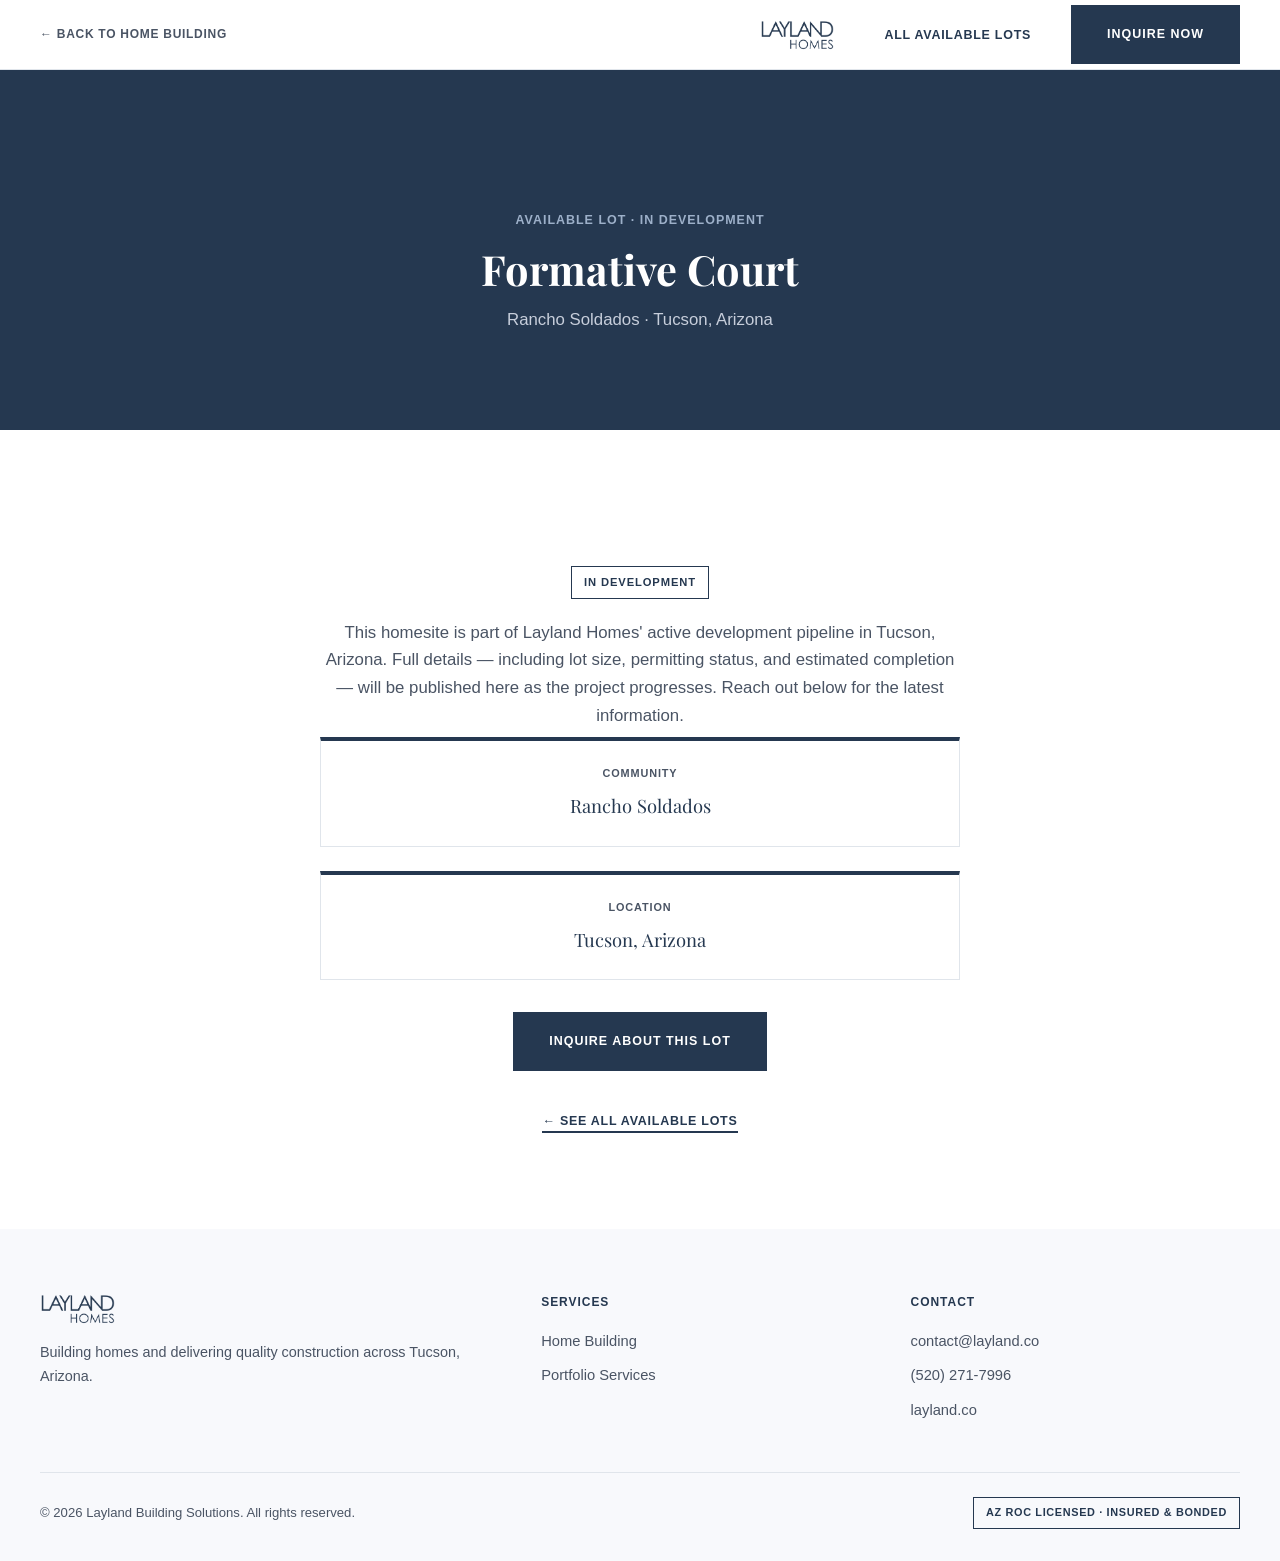
<file: lot-formative.html>
<!DOCTYPE html>
<html lang="en">
<head>
<meta charset="UTF-8">
<meta http-equiv="Cache-Control" content="no-cache, no-store, must-revalidate">
<meta http-equiv="Pragma" content="no-cache">
<meta http-equiv="Expires" content="0">
<meta name="viewport" content="width=device-width, initial-scale=1.0">
<title>Formative Court | Layland Homes</title>
<meta name="description" content="Formative Court — an available homesite in development by Layland Homes in Tucson, Arizona.">
<meta property="og:type" content="website">
<meta property="og:title" content="Formative Court | Layland Homes">
<meta property="og:description" content="An available homesite in Tucson, AZ — in active development by Layland Homes.">
<meta property="og:image" content="https://acortegam2026.github.io/laylandbuildingsolutions/assets/img/og/lot-available.jpg">
<meta property="og:url" content="https://acortegam2026.github.io/laylandbuildingsolutions/lot-formative.html">
<meta name="twitter:card" content="summary_large_image">
<meta name="twitter:title" content="Formative Court | Layland Homes">
<meta name="twitter:description" content="An available homesite in Tucson, AZ — in active development by Layland Homes.">
<meta name="twitter:image" content="https://acortegam2026.github.io/laylandbuildingsolutions/assets/img/og/lot-available.jpg">
<link rel="preconnect" href="https://fonts.googleapis.com">
<link rel="preconnect" href="https://fonts.gstatic.com" crossorigin>
<link href="https://fonts.googleapis.com/css2?family=Playfair+Display:wght@700&display=swap" rel="stylesheet">
<link rel="stylesheet" href="assets/css/styles.css">
<style>
  .lot-hero {
    background: var(--navy);
    padding: 140px 0 96px;
    text-align: center;
  }
  .lot-hero .eyebrow { color: #9db0c9; }
  .lot-hero h1 { color: #fff; font-size: 2.6rem; margin-top: 14px; }
  .lot-hero p { color: #c7cedb; margin-top: 14px; font-size: 1.05rem; }

  .lot-detail { max-width: 720px; margin: 0 auto; }
  .lot-detail .facts { display: grid; grid-template-columns: repeat(1,1fr); gap: 24px; margin-top: 8px; }
  .lot-detail .facts .card { border-top: 4px solid var(--navy); padding: 24px 20px; text-align: center; }
  .lot-detail .facts .label { text-transform: uppercase; letter-spacing: 0.08em; font-size: 0.68rem; font-weight: 700; color: var(--body-text); }
  .lot-detail .facts .value { font-family: 'Playfair Display', Georgia, serif; font-size: 1.15rem; color: var(--navy); margin-top: 8px; }
  .lot-detail .status-tag {
    display: inline-block;
    text-transform: uppercase;
    letter-spacing: 0.08em;
    font-size: 0.7rem;
    font-weight: 700;
    color: var(--navy);
    border: 1px solid var(--navy);
    padding: 6px 12px;
    margin-top: 40px;
  }
  .lot-detail .lead { margin-top: 20px; font-size: 1.05rem; }
  .lot-detail .cta-row { margin-top: 32px; justify-content: center; }
  .lot-detail .back-link {
    display: inline-block;
    margin-top: 40px;
    font-weight: 700;
    text-transform: uppercase;
    letter-spacing: 0.06em;
    font-size: 0.78rem;
    color: var(--navy);
    text-decoration: none;
    border-bottom: 2px solid var(--navy);
  }
  @media (max-width: 700px) { .lot-detail .facts { grid-template-columns: 1fr; } }
</style>
</head>
<body>

<nav class="nav">
  <a href="home-building.html" class="nav__back">← Back to Home Building</a>
  <button class="nav__toggle" aria-label="Toggle menu"><span></span><span></span><span></span></button>
  <div class="nav__center">
    <a href="index.html" class="nav__logo" style="margin-right:8px;">
      <img src="assets/img/brand/layland-homes-logo.png" alt="Layland Homes" style="height:32px;width:auto;">
    </a>
    <ul class="nav__links">
      <li><a href="home-building.html#lots">All Available Lots</a></li>
    </ul>
    <div class="nav__cta"><a href="mailto:contact@layland.co?subject=Inquiry%3A%20Formative%20Court" class="btn btn--navy">Inquire Now</a></div>
  </div>
</nav>

<header class="lot-hero">
  <div class="container">
    <div class="eyebrow">Available Lot &middot; In Development</div>
    <h1>Formative Court</h1>
    <p>Rancho Soldados &middot; Tucson, Arizona</p>
  </div>
</header>

<section class="section section--white">
  <div class="container lot-detail" style="text-align:center;">
    <span class="status-tag">In Development</span>
    <p class="lead">This homesite is part of Layland Homes' active development pipeline in Tucson, Arizona. Full details — including lot size, permitting status, and estimated completion — will be published here as the project progresses. Reach out below for the latest information.</p>

    <div class="facts">
      <div class="card"><div class="label">Community</div><div class="value">Rancho Soldados</div></div>
      <div class="card"><div class="label">Location</div><div class="value">Tucson, Arizona</div></div>
    </div>

    <div class="cta-row">
      <a href="mailto:contact@layland.co?subject=Inquiry%3A%20Formative%20Court" class="btn btn--navy">Inquire About This Lot</a>
    </div>

    <a href="home-building.html#lots" class="back-link">← See All Available Lots</a>
  </div>
</section>

<footer class="footer">
  <div class="footer__grid">
    <div>
      <div class="footer__logo">
        <img src="assets/img/brand/layland-homes-logo.png" alt="Layland Homes" style="height:32px;width:auto;">
      </div>
      <p style="font-size:0.9rem;">Building homes and delivering quality construction across Tucson, Arizona.</p>
    </div>
    <div>
      <h4>Services</h4>
      <ul>
        <li><a href="home-building.html">Home Building</a></li>
        <li><a href="construction.html">Portfolio Services</a></li>
      </ul>
    </div>
    <div>
      <h4>Contact</h4>
      <ul>
        <li><a href="mailto:contact@layland.co">contact@layland.co</a></li>
        <li><a href="tel:+15202717996">(520) 271-7996</a></li>
        <li><a href="https://layland.co">layland.co</a></li>
      </ul>
    </div>
  </div>
  <div class="footer__bottom">
    <span>&copy; <span id="year"></span> Layland Building Solutions. All rights reserved.</span>
    <span class="badge">AZ ROC Licensed &middot; Insured &amp; Bonded</span>
  </div>
</footer>

<script src="assets/js/main.js"></script>
<script>document.getElementById('year').textContent = new Date().getFullYear();</script>
</body>
</html>
</file>
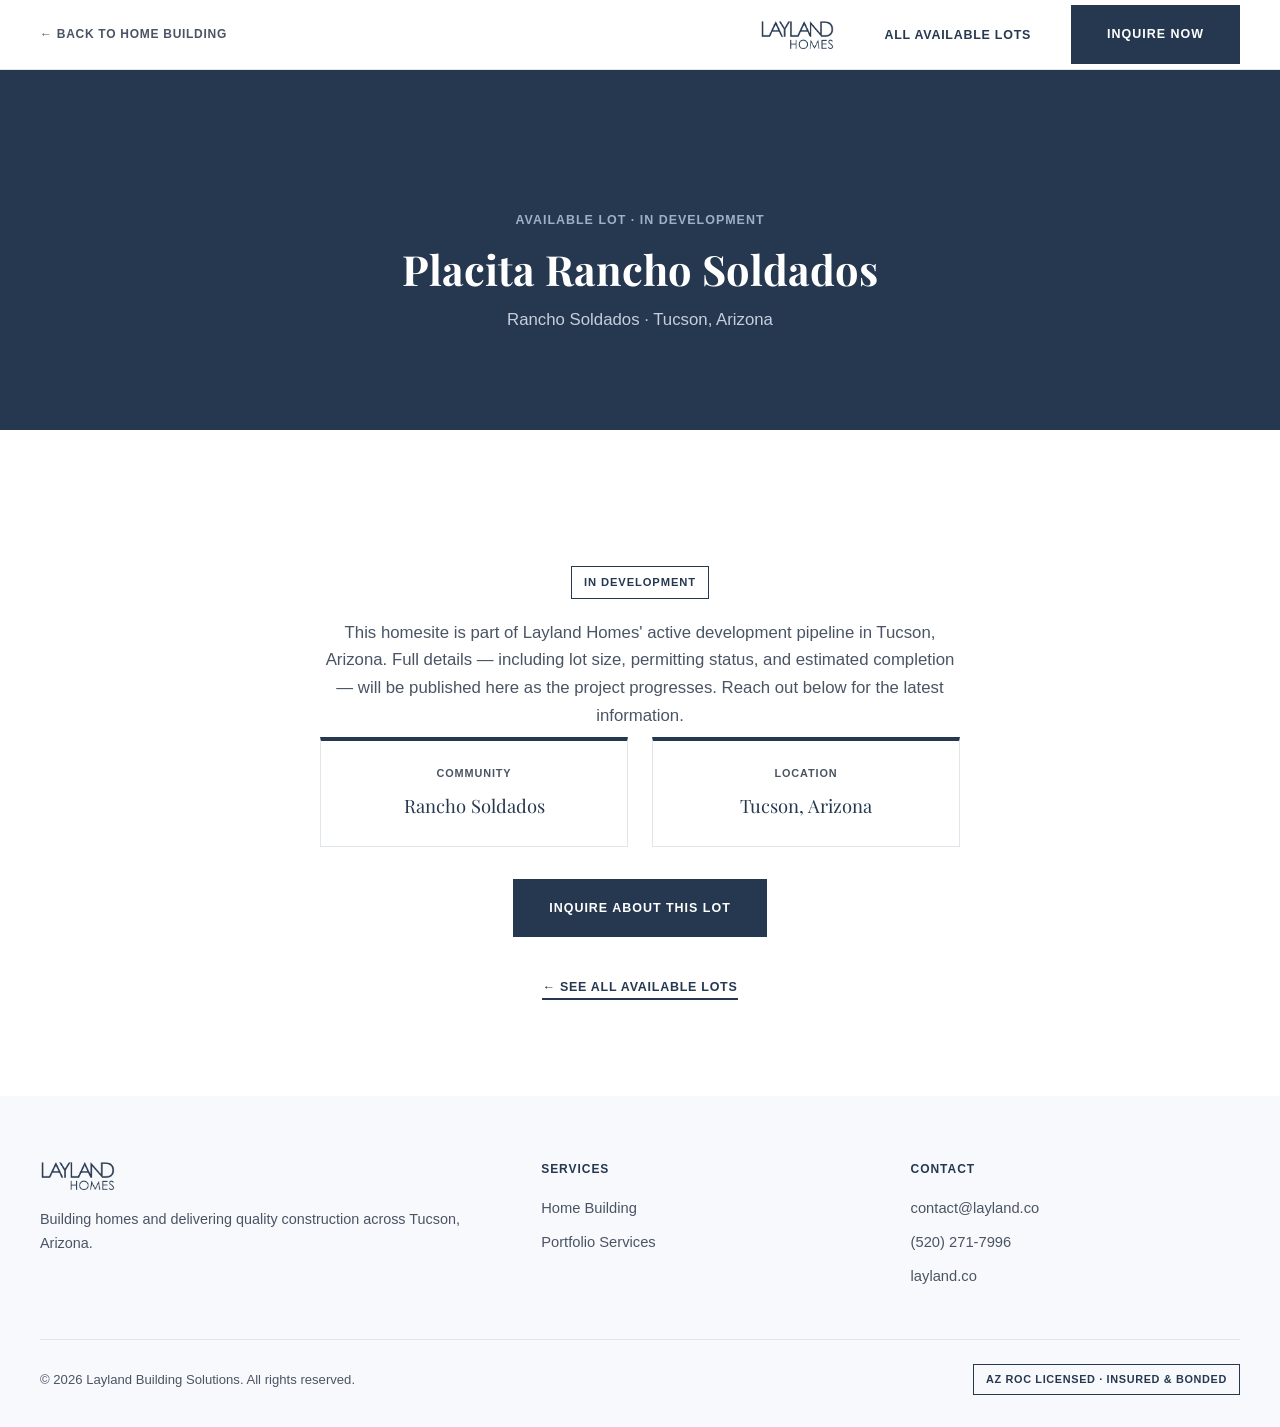
<file: lot-placita-12040.html>
<!DOCTYPE html>
<html lang="en">
<head>
<meta charset="UTF-8">
<meta http-equiv="Cache-Control" content="no-cache, no-store, must-revalidate">
<meta http-equiv="Pragma" content="no-cache">
<meta http-equiv="Expires" content="0">
<meta name="viewport" content="width=device-width, initial-scale=1.0">
<title>Placita Rancho Soldados | Layland Homes</title>
<meta name="description" content="Placita Rancho Soldados — an available homesite in development by Layland Homes in Tucson, Arizona.">
<meta property="og:type" content="website">
<meta property="og:title" content="Placita Rancho Soldados | Layland Homes">
<meta property="og:description" content="An available homesite in the Rancho Soldados community, Tucson, Arizona — in active development by Layland Homes.">
<meta property="og:image" content="https://acortegam2026.github.io/laylandbuildingsolutions/assets/img/og/lot-available.jpg">
<meta property="og:url" content="https://acortegam2026.github.io/laylandbuildingsolutions/lot-placita-12040.html">
<meta name="twitter:card" content="summary_large_image">
<meta name="twitter:title" content="Placita Rancho Soldados | Layland Homes">
<meta name="twitter:description" content="An available homesite in the Rancho Soldados community, Tucson, Arizona — in active development by Layland Homes.">
<meta name="twitter:image" content="https://acortegam2026.github.io/laylandbuildingsolutions/assets/img/og/lot-available.jpg">
<link rel="preconnect" href="https://fonts.googleapis.com">
<link rel="preconnect" href="https://fonts.gstatic.com" crossorigin>
<link href="https://fonts.googleapis.com/css2?family=Playfair+Display:wght@700&display=swap" rel="stylesheet">
<link rel="stylesheet" href="assets/css/styles.css">
<style>
  .lot-hero {
    background: var(--navy);
    padding: 140px 0 96px;
    text-align: center;
  }
  .lot-hero .eyebrow { color: #9db0c9; }
  .lot-hero h1 { color: #fff; font-size: 2.6rem; margin-top: 14px; }
  .lot-hero p { color: #c7cedb; margin-top: 14px; font-size: 1.05rem; }

  .lot-detail { max-width: 720px; margin: 0 auto; }
  .lot-detail .facts { display: grid; grid-template-columns: repeat(2,1fr); gap: 24px; margin-top: 8px; }
  .lot-detail .facts .card { border-top: 4px solid var(--navy); padding: 24px 20px; text-align: center; }
  .lot-detail .facts .label { text-transform: uppercase; letter-spacing: 0.08em; font-size: 0.68rem; font-weight: 700; color: var(--body-text); }
  .lot-detail .facts .value { font-family: 'Playfair Display', Georgia, serif; font-size: 1.15rem; color: var(--navy); margin-top: 8px; }
  .lot-detail .status-tag {
    display: inline-block;
    text-transform: uppercase;
    letter-spacing: 0.08em;
    font-size: 0.7rem;
    font-weight: 700;
    color: var(--navy);
    border: 1px solid var(--navy);
    padding: 6px 12px;
    margin-top: 40px;
  }
  .lot-detail .lead { margin-top: 20px; font-size: 1.05rem; }
  .lot-detail .cta-row { margin-top: 32px; justify-content: center; }
  .lot-detail .back-link {
    display: inline-block;
    margin-top: 40px;
    font-weight: 700;
    text-transform: uppercase;
    letter-spacing: 0.06em;
    font-size: 0.78rem;
    color: var(--navy);
    text-decoration: none;
    border-bottom: 2px solid var(--navy);
  }
  @media (max-width: 700px) { .lot-detail .facts { grid-template-columns: 1fr; } }
</style>
</head>
<body>

<nav class="nav">
  <a href="home-building.html" class="nav__back">← Back to Home Building</a>
  <button class="nav__toggle" aria-label="Toggle menu"><span></span><span></span><span></span></button>
  <div class="nav__center">
    <a href="index.html" class="nav__logo" style="margin-right:8px;">
      <img src="assets/img/brand/layland-homes-logo.png" alt="Layland Homes" style="height:32px;width:auto;">
    </a>
    <ul class="nav__links">
      <li><a href="home-building.html#lots">All Available Lots</a></li>
    </ul>
    <div class="nav__cta"><a href="mailto:contact@layland.co?subject=Inquiry%3A%20Placita%20Rancho%20Soldados" class="btn btn--navy">Inquire Now</a></div>
  </div>
</nav>

<header class="lot-hero">
  <div class="container">
    <div class="eyebrow">Available Lot &middot; In Development</div>
    <h1>Placita Rancho Soldados</h1>
    <p>Rancho Soldados &middot; Tucson, Arizona</p>
  </div>
</header>

<section class="section section--white">
  <div class="container lot-detail" style="text-align:center;">
    <span class="status-tag">In Development</span>
    <p class="lead">This homesite is part of Layland Homes' active development pipeline in Tucson, Arizona. Full details — including lot size, permitting status, and estimated completion — will be published here as the project progresses. Reach out below for the latest information.</p>

    <div class="facts">
      <div class="card"><div class="label">Community</div><div class="value">Rancho Soldados</div></div>
      <div class="card"><div class="label">Location</div><div class="value">Tucson, Arizona</div></div>
    </div>

    <div class="cta-row">
      <a href="mailto:contact@layland.co?subject=Inquiry%3A%20Placita%20Rancho%20Soldados" class="btn btn--navy">Inquire About This Lot</a>
    </div>

    <a href="home-building.html#lots" class="back-link">← See All Available Lots</a>
  </div>
</section>

<footer class="footer">
  <div class="footer__grid">
    <div>
      <div class="footer__logo">
        <img src="assets/img/brand/layland-homes-logo.png" alt="Layland Homes" style="height:32px;width:auto;">
      </div>
      <p style="font-size:0.9rem;">Building homes and delivering quality construction across Tucson, Arizona.</p>
    </div>
    <div>
      <h4>Services</h4>
      <ul>
        <li><a href="home-building.html">Home Building</a></li>
        <li><a href="construction.html">Portfolio Services</a></li>
      </ul>
    </div>
    <div>
      <h4>Contact</h4>
      <ul>
        <li><a href="mailto:contact@layland.co">contact@layland.co</a></li>
        <li><a href="tel:+15202717996">(520) 271-7996</a></li>
        <li><a href="https://layland.co">layland.co</a></li>
      </ul>
    </div>
  </div>
  <div class="footer__bottom">
    <span>&copy; <span id="year"></span> Layland Building Solutions. All rights reserved.</span>
    <span class="badge">AZ ROC Licensed &middot; Insured &amp; Bonded</span>
  </div>
</footer>

<script src="assets/js/main.js"></script>
<script>document.getElementById('year').textContent = new Date().getFullYear();</script>
</body>
</html>
</file>
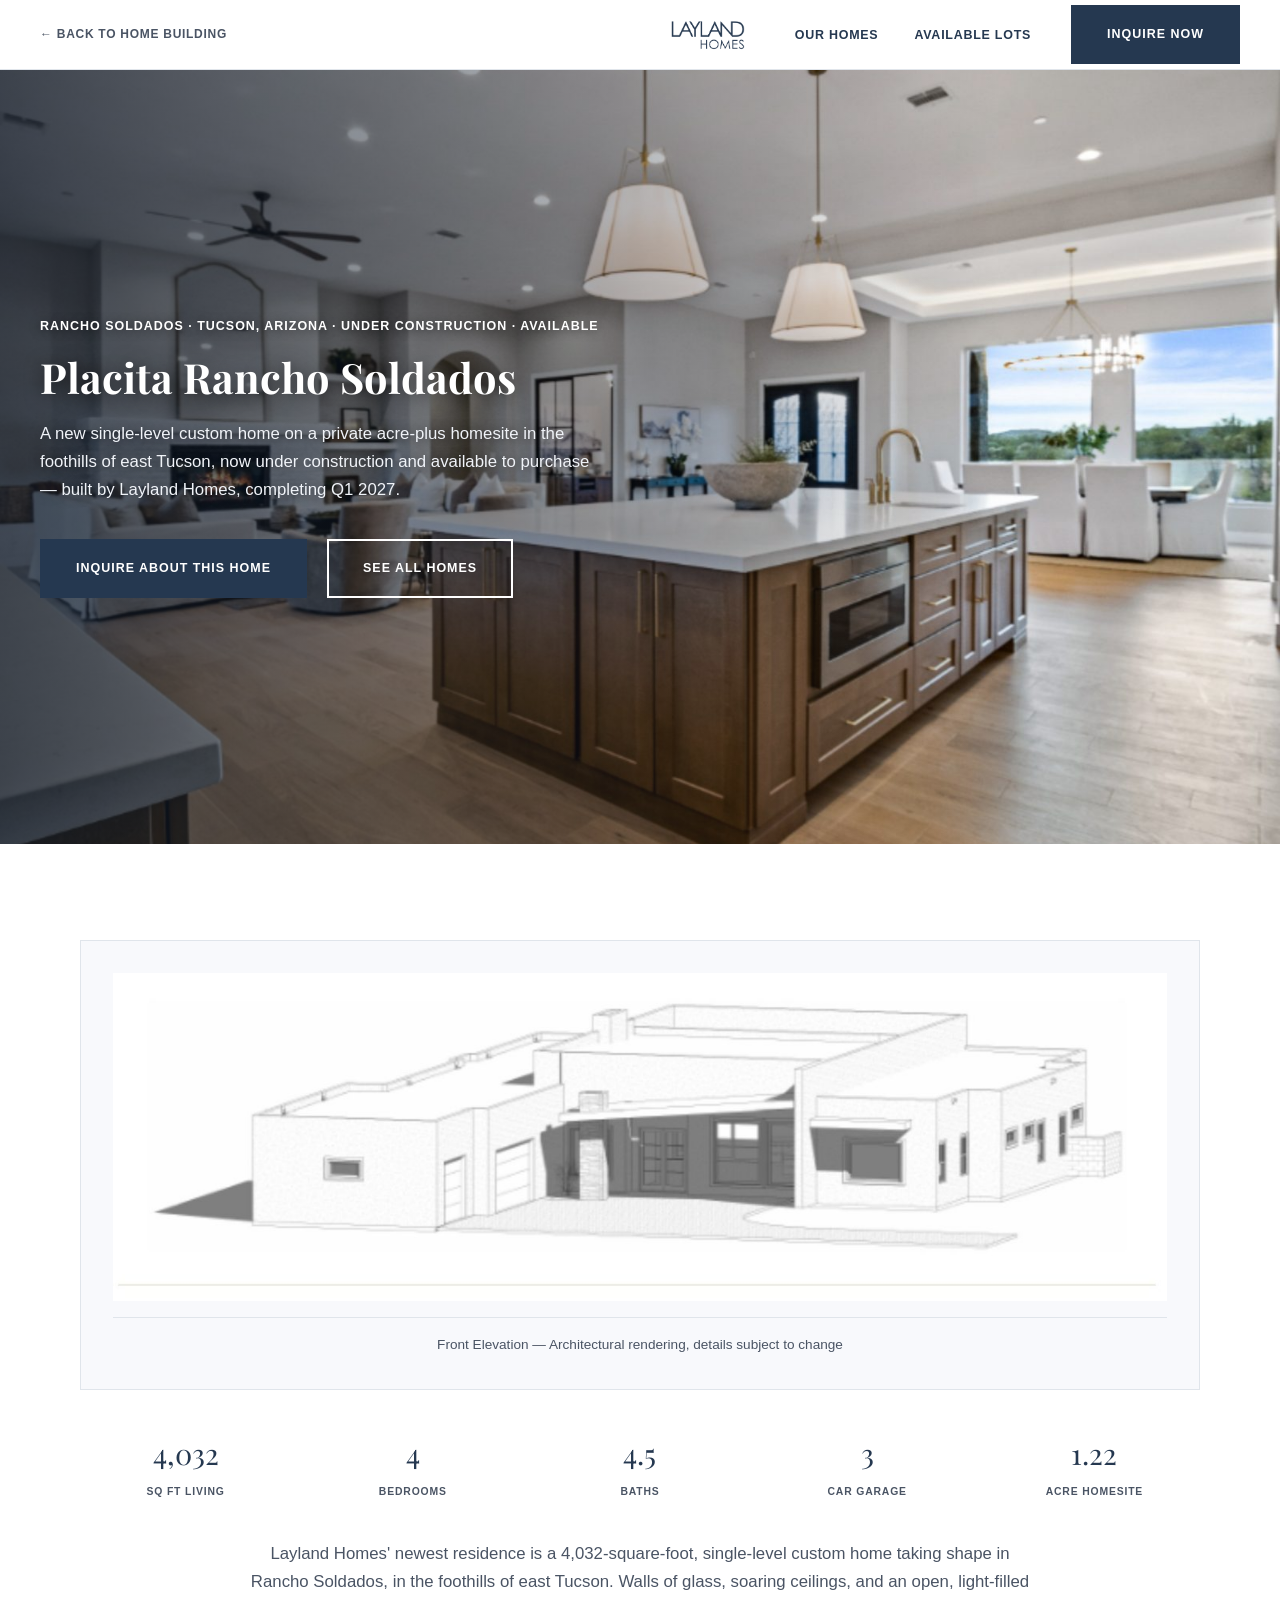
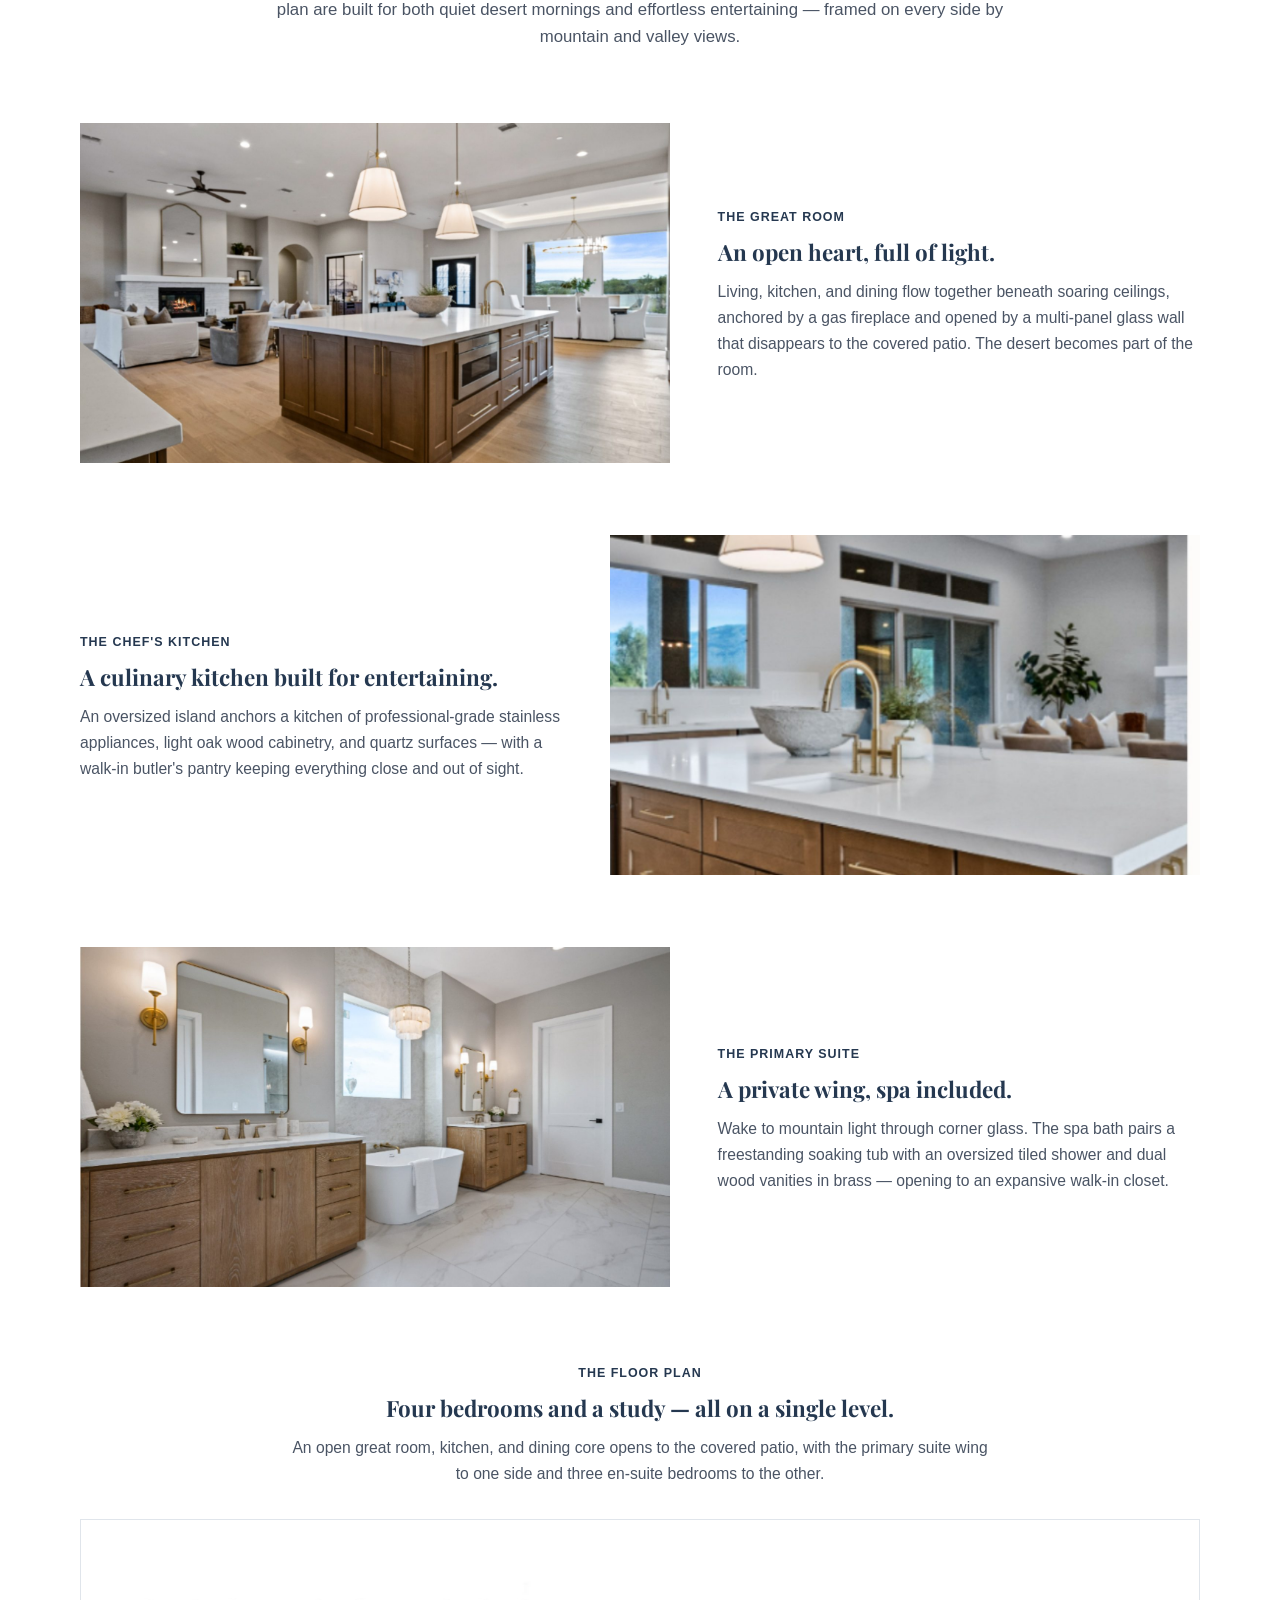
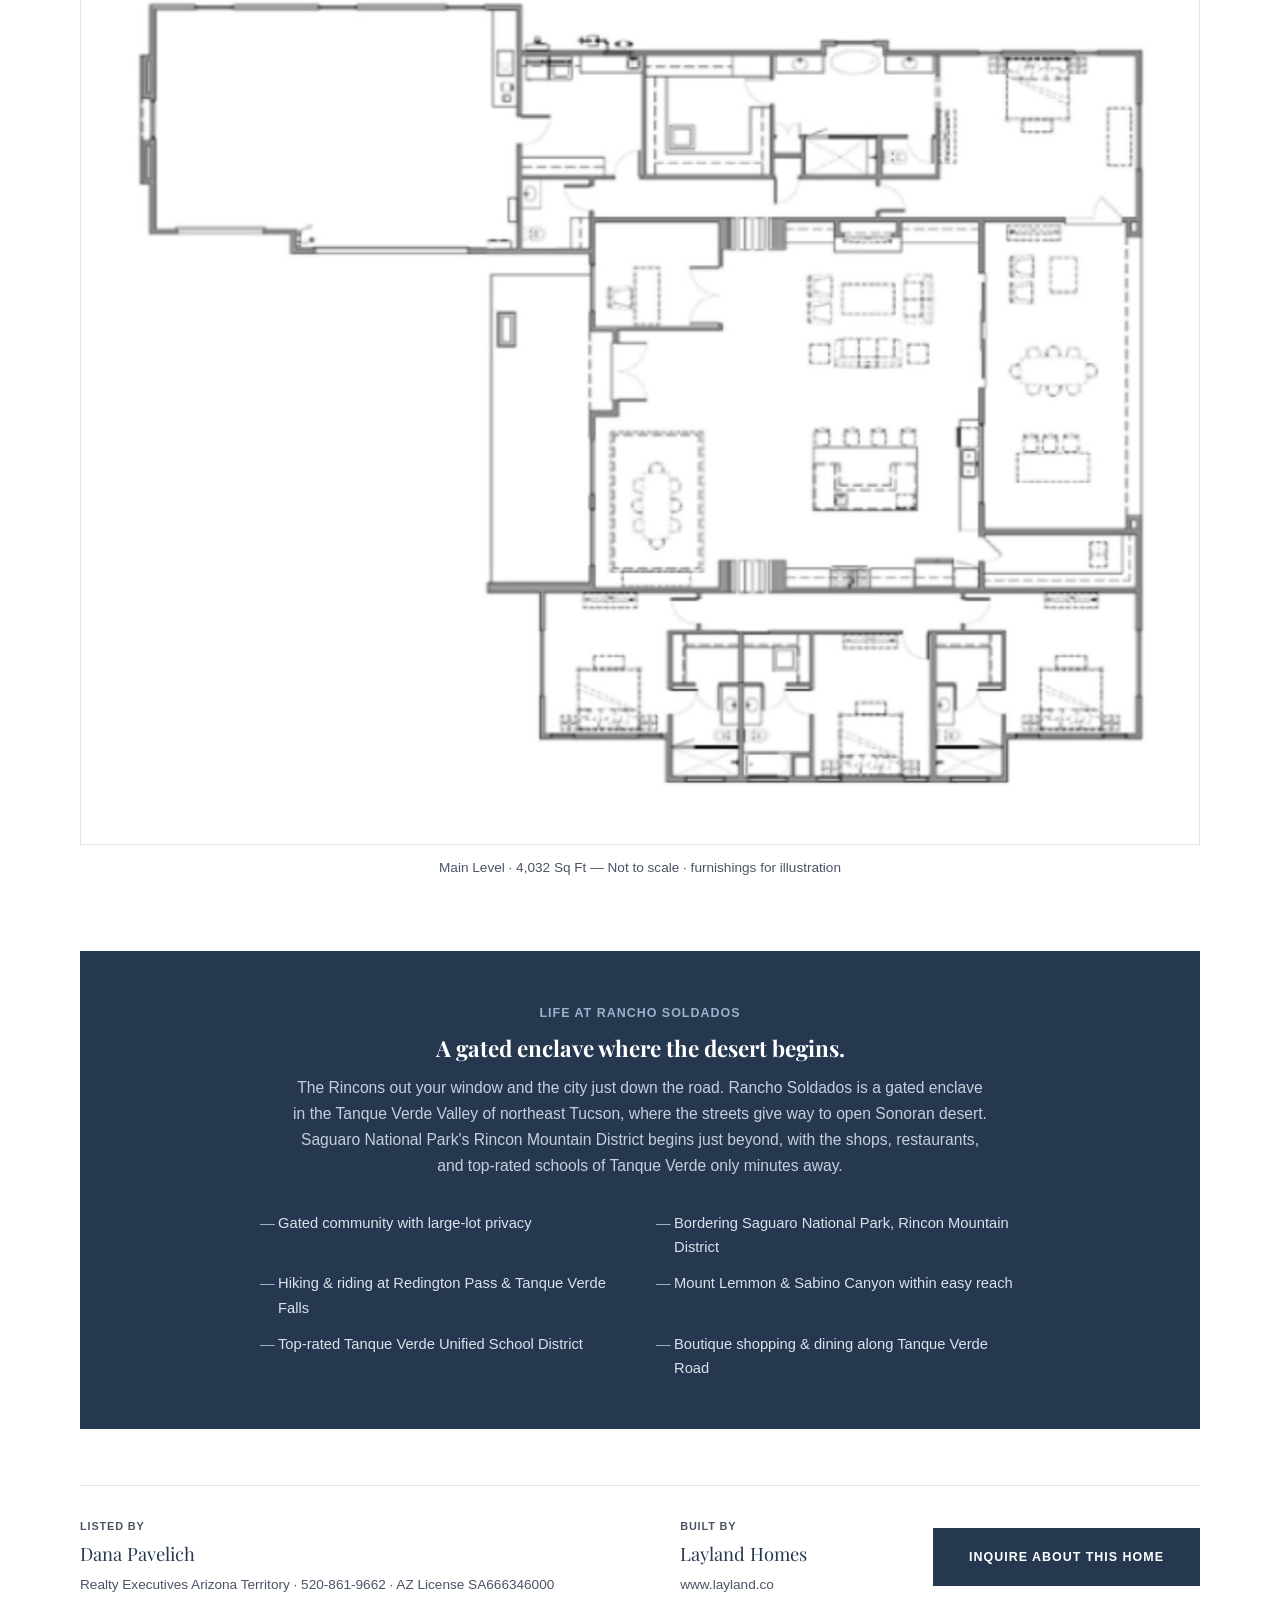
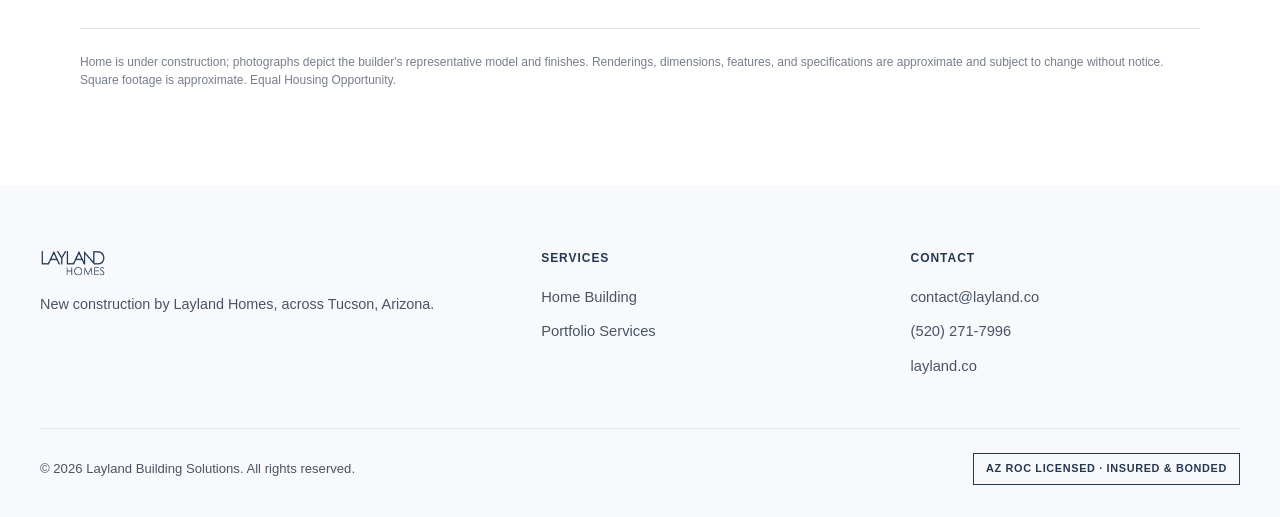
<file: lot-placita-2171.html>
<!DOCTYPE html>
<html lang="en">
<head>
<meta charset="UTF-8">
<meta http-equiv="Cache-Control" content="no-cache, no-store, must-revalidate">
<meta http-equiv="Pragma" content="no-cache">
<meta http-equiv="Expires" content="0">
<meta name="viewport" content="width=device-width, initial-scale=1.0">
<title>Placita Rancho Soldados | Layland Homes</title>
<meta name="description" content="A new 4,032 sq ft single-level custom home now under construction in Rancho Soldados, east Tucson, Arizona. Built by Layland Homes, completing Q1 2027.">
<meta property="og:type" content="website">
<meta property="og:title" content="Placita Rancho Soldados | Layland Homes">
<meta property="og:description" content="A 4,032 sq ft single-level custom home in the gated Rancho Soldados enclave, east Tucson. Built by Layland Homes, completing Q1 2027.">
<meta property="og:image" content="https://acortegam2026.github.io/laylandbuildingsolutions/assets/img/lot42/great-room.jpg">
<meta property="og:url" content="https://acortegam2026.github.io/laylandbuildingsolutions/lot-placita-2171.html">
<meta name="twitter:card" content="summary_large_image">
<meta name="twitter:title" content="Placita Rancho Soldados | Layland Homes">
<meta name="twitter:description" content="A 4,032 sq ft single-level custom home in the gated Rancho Soldados enclave, east Tucson. Built by Layland Homes, completing Q1 2027.">
<meta name="twitter:image" content="https://acortegam2026.github.io/laylandbuildingsolutions/assets/img/lot42/great-room.jpg">
<link rel="preconnect" href="https://fonts.googleapis.com">
<link rel="preconnect" href="https://fonts.gstatic.com" crossorigin>
<link href="https://fonts.googleapis.com/css2?family=Playfair+Display:wght@700&display=swap" rel="stylesheet">
<link rel="stylesheet" href="assets/css/styles.css">
<style>
  .hero {
    height: 86vh;
    min-height: 560px;
    position: relative;
    display: flex;
    align-items: center;
    background: url('assets/img/lot42/great-room.jpg') center/cover no-repeat;
  }
  .hero::before {
    content: "";
    position: absolute; inset: 0;
    background: linear-gradient(90deg, rgba(18,28,42,.72) 0%, rgba(18,28,42,.34) 46%, rgba(18,28,42,0) 78%);
  }
  .hero__inner { position: relative; z-index: 2; max-width: 640px; padding: 0 40px; }
  .hero .eyebrow { color: #fff; text-shadow: 0 1px 10px rgba(0,0,0,.5); }
  .hero h1 { color: #fff; font-size: 2.6rem; margin-top: 16px; text-shadow: 0 2px 18px rgba(0,0,0,.5); }
  .hero p.lead { color: #f0f3f8; font-size: 1.05rem; margin-top: 20px; text-shadow: 0 1px 12px rgba(0,0,0,.5); }
  .hero .cta-row { margin-top: 36px; }

  .tr-elevation { background: var(--light-gray); border: 1px solid var(--border); padding: 32px; text-align: center; }
  .tr-elevation img { max-width: 100%; }
  .tr-elevation__caption { margin-top: 16px; padding-top: 16px; border-top: 1px solid var(--border); font-size: 0.85rem; color: var(--body-text); }
  .tr-stats { display: grid; grid-template-columns: repeat(5,1fr); gap: 16px; margin-top: 40px; text-align: center; }
  .tr-stats .num { font-family: 'Playfair Display', Georgia, serif; font-size: 1.8rem; color: var(--navy); }
  .tr-stats .label { text-transform: uppercase; letter-spacing: 0.08em; font-size: 0.65rem; font-weight: 700; color: var(--body-text); margin-top: 6px; }
  .tr-lead { max-width: 800px; margin: 40px auto 0; font-size: 1.05rem; text-align: center; }

  .tr-feature { display: flex; align-items: center; gap: 48px; margin-top: 72px; }
  .tr-feature.reverse { flex-direction: row-reverse; }
  .tr-feature img { flex: 1 1 55%; height: 340px; object-fit: cover; }
  .tr-feature__text { flex: 1 1 45%; }
  .tr-feature__text h3 { font-size: 1.4rem; margin-top: 10px; }
  .tr-feature__text p { margin-top: 14px; font-size: 0.98rem; }
  @media (max-width: 900px) {
    .tr-feature, .tr-feature.reverse { flex-direction: column; gap: 24px; }
    .tr-feature img { width: 100%; }
    .tr-stats { grid-template-columns: repeat(2,1fr); row-gap: 24px; }
  }

  .tr-floorplan { margin-top: 72px; text-align: center; }
  .tr-floorplan h3 { font-size: 1.4rem; margin-top: 10px; }
  .tr-floorplan p { max-width: 700px; margin: 14px auto 0; font-size: 0.98rem; }
  .tr-floorplan img { max-width: 100%; margin-top: 32px; border: 1px solid var(--border); }
  .tr-floorplan__caption { margin-top: 12px; font-size: 0.85rem; color: var(--body-text); }

  .tr-community { margin-top: 72px; background: var(--navy); padding: 48px; text-align: center; }
  .tr-community .eyebrow { color: #9db0c9; }
  .tr-community h3 { color: #fff; font-size: 1.4rem; margin-top: 10px; }
  .tr-community p { color: #c7cedb; max-width: 700px; margin: 14px auto 0; font-size: 0.98rem; }
  .tr-amenities { list-style: none; margin: 32px auto 0; padding: 0; max-width: 760px; display: grid; grid-template-columns: 1fr 1fr; gap: 12px 32px; text-align: left; }
  .tr-amenities li { color: #dbe2ec; font-size: 0.92rem; padding-left: 18px; position: relative; }
  .tr-amenities li::before { content: "—"; position: absolute; left: 0; color: #9db0c9; }
  @media (max-width: 700px) { .tr-amenities { grid-template-columns: 1fr; } }

  .tr-listing { margin-top: 56px; display: flex; align-items: center; justify-content: space-between; flex-wrap: wrap; gap: 24px; border-top: 1px solid var(--border); border-bottom: 1px solid var(--border); padding: 32px 0; }
  .tr-listing__label { text-transform: uppercase; letter-spacing: 0.08em; font-size: 0.68rem; font-weight: 700; color: var(--body-text); }
  .tr-listing__name { font-family: 'Playfair Display', Georgia, serif; color: var(--navy); font-size: 1.15rem; margin-top: 4px; }
  .tr-listing__sub { font-size: 0.85rem; color: var(--body-text); margin-top: 4px; }
  .tr-disclaimer { margin-top: 24px; font-size: 0.75rem; color: var(--body-text); opacity: 0.75; line-height: 1.5; }
</style>
</head>
<body>

<nav class="nav">
  <a href="home-building.html" class="nav__back">← Back to Home Building</a>
  <button class="nav__toggle" aria-label="Toggle menu"><span></span><span></span><span></span></button>
  <div class="nav__center">
    <a href="index.html" class="nav__logo" style="margin-right:8px;">
      <img src="assets/img/brand/layland-homes-logo.png" alt="Layland Homes" style="height:32px;width:auto;">
    </a>
    <ul class="nav__links">
      <li><a href="home-building.html#homes">Our Homes</a></li>
      <li><a href="home-building.html#lots">Available Lots</a></li>
    </ul>
    <div class="nav__cta"><a href="mailto:contact@layland.co?subject=Inquiry%3A%20Placita%20Rancho%20Soldados" class="btn btn--navy">Inquire Now</a></div>
  </div>
</nav>

<header class="hero">
  <div class="hero__inner">
    <div class="eyebrow">Rancho Soldados &middot; Tucson, Arizona &middot; Under Construction &middot; Available</div>
    <h1>Placita Rancho Soldados</h1>
    <p class="lead">A new single-level custom home on a private acre-plus homesite in the foothills of east Tucson, now under construction and available to purchase — built by Layland Homes, completing Q1 2027.</p>
    <div class="cta-row">
      <a href="mailto:contact@layland.co?subject=Inquiry%3A%20Placita%20Rancho%20Soldados" class="btn btn--navy">Inquire About This Home</a>
      <a href="home-building.html" class="btn btn--outline-white">See All Homes</a>
    </div>
  </div>
</header>

<section class="section section--white">
  <div class="container">
    <div class="tr-elevation">
      <img src="assets/img/lot42/front-elevation.jpg" alt="Front elevation architectural rendering of the Rancho Soldados home">
      <div class="tr-elevation__caption">Front Elevation — Architectural rendering, details subject to change</div>
    </div>

    <div class="tr-stats">
      <div><div class="num">4,032</div><div class="label">Sq Ft Living</div></div>
      <div><div class="num">4</div><div class="label">Bedrooms</div></div>
      <div><div class="num">4.5</div><div class="label">Baths</div></div>
      <div><div class="num">3</div><div class="label">Car Garage</div></div>
      <div><div class="num">1.22</div><div class="label">Acre Homesite</div></div>
    </div>

    <p class="tr-lead">Layland Homes' newest residence is a 4,032-square-foot, single-level custom home taking shape in Rancho Soldados, in the foothills of east Tucson. Walls of glass, soaring ceilings, and an open, light-filled plan are built for both quiet desert mornings and effortless entertaining — framed on every side by mountain and valley views.</p>

    <div class="tr-feature">
      <img src="assets/img/lot42/great-room.jpg" alt="Great room with soaring ceilings and a glass wall opening to the covered patio">
      <div class="tr-feature__text">
        <span class="eyebrow">The Great Room</span>
        <h3>An open heart, full of light.</h3>
        <p>Living, kitchen, and dining flow together beneath soaring ceilings, anchored by a gas fireplace and opened by a multi-panel glass wall that disappears to the covered patio. The desert becomes part of the room.</p>
      </div>
    </div>

    <div class="tr-feature reverse">
      <img src="assets/img/lot42/chefs-kitchen.jpg" alt="Chef's kitchen with professional-grade stainless appliances and quartz surfaces">
      <div class="tr-feature__text">
        <span class="eyebrow">The Chef's Kitchen</span>
        <h3>A culinary kitchen built for entertaining.</h3>
        <p>An oversized island anchors a kitchen of professional-grade stainless appliances, light oak wood cabinetry, and quartz surfaces — with a walk-in butler's pantry keeping everything close and out of sight.</p>
      </div>
    </div>

    <div class="tr-feature">
      <img src="assets/img/lot42/primary-suite.jpg" alt="Primary suite spa bath with freestanding soaking tub and dual wood vanities">
      <div class="tr-feature__text">
        <span class="eyebrow">The Primary Suite</span>
        <h3>A private wing, spa included.</h3>
        <p>Wake to mountain light through corner glass. The spa bath pairs a freestanding soaking tub with an oversized tiled shower and dual wood vanities in brass — opening to an expansive walk-in closet.</p>
      </div>
    </div>

    <div class="tr-floorplan">
      <span class="eyebrow">The Floor Plan</span>
      <h3>Four bedrooms and a study — all on a single level.</h3>
      <p>An open great room, kitchen, and dining core opens to the covered patio, with the primary suite wing to one side and three en-suite bedrooms to the other.</p>
      <img src="assets/img/lot42/floor-plan.jpg" alt="Floor plan of the Rancho Soldados home, main level, 4,032 square feet">
      <div class="tr-floorplan__caption">Main Level &middot; 4,032 Sq Ft — Not to scale &middot; furnishings for illustration</div>
    </div>

    <div class="tr-community">
      <span class="eyebrow">Life at Rancho Soldados</span>
      <h3>A gated enclave where the desert begins.</h3>
      <p>The Rincons out your window and the city just down the road. Rancho Soldados is a gated enclave in the Tanque Verde Valley of northeast Tucson, where the streets give way to open Sonoran desert. Saguaro National Park's Rincon Mountain District begins just beyond, with the shops, restaurants, and top-rated schools of Tanque Verde only minutes away.</p>
      <ul class="tr-amenities">
        <li>Gated community with large-lot privacy</li>
        <li>Bordering Saguaro National Park, Rincon Mountain District</li>
        <li>Hiking &amp; riding at Redington Pass &amp; Tanque Verde Falls</li>
        <li>Mount Lemmon &amp; Sabino Canyon within easy reach</li>
        <li>Top-rated Tanque Verde Unified School District</li>
        <li>Boutique shopping &amp; dining along Tanque Verde Road</li>
      </ul>
    </div>

    <div class="tr-listing">
      <div>
        <div class="tr-listing__label">Listed By</div>
        <div class="tr-listing__name">Dana Pavelich</div>
        <div class="tr-listing__sub">Realty Executives Arizona Territory &middot; 520-861-9662 &middot; AZ License SA666346000</div>
      </div>
      <div>
        <div class="tr-listing__label">Built By</div>
        <div class="tr-listing__name">Layland Homes</div>
        <div class="tr-listing__sub">www.layland.co</div>
      </div>
      <a href="mailto:contact@layland.co?subject=Inquiry%3A%20Placita%20Rancho%20Soldados" class="btn btn--navy">Inquire About This Home</a>
    </div>

    <p class="tr-disclaimer">Home is under construction; photographs depict the builder's representative model and finishes. Renderings, dimensions, features, and specifications are approximate and subject to change without notice. Square footage is approximate. Equal Housing Opportunity.</p>
  </div>
</section>

<footer class="footer">
  <div class="footer__grid">
    <div>
      <div class="footer__logo">
        <img src="assets/img/brand/layland-homes-logo.png" alt="Layland Homes" style="height:28px;width:auto;">
      </div>
      <p style="font-size:0.9rem;">New construction by Layland Homes, across Tucson, Arizona.</p>
    </div>
    <div>
      <h4>Services</h4>
      <ul>
        <li><a href="home-building.html">Home Building</a></li>
        <li><a href="construction.html">Portfolio Services</a></li>
      </ul>
    </div>
    <div>
      <h4>Contact</h4>
      <ul>
        <li><a href="mailto:contact@layland.co">contact@layland.co</a></li>
        <li><a href="tel:+15202717996">(520) 271-7996</a></li>
        <li><a href="https://layland.co">layland.co</a></li>
      </ul>
    </div>
  </div>
  <div class="footer__bottom">
    <span>&copy; <span id="year"></span> Layland Building Solutions. All rights reserved.</span>
    <span class="badge">AZ ROC Licensed &middot; Insured &amp; Bonded</span>
  </div>
</footer>

<script src="assets/js/main.js"></script>
<script>document.getElementById('year').textContent = new Date().getFullYear();</script>
</body>
</html>
</file>
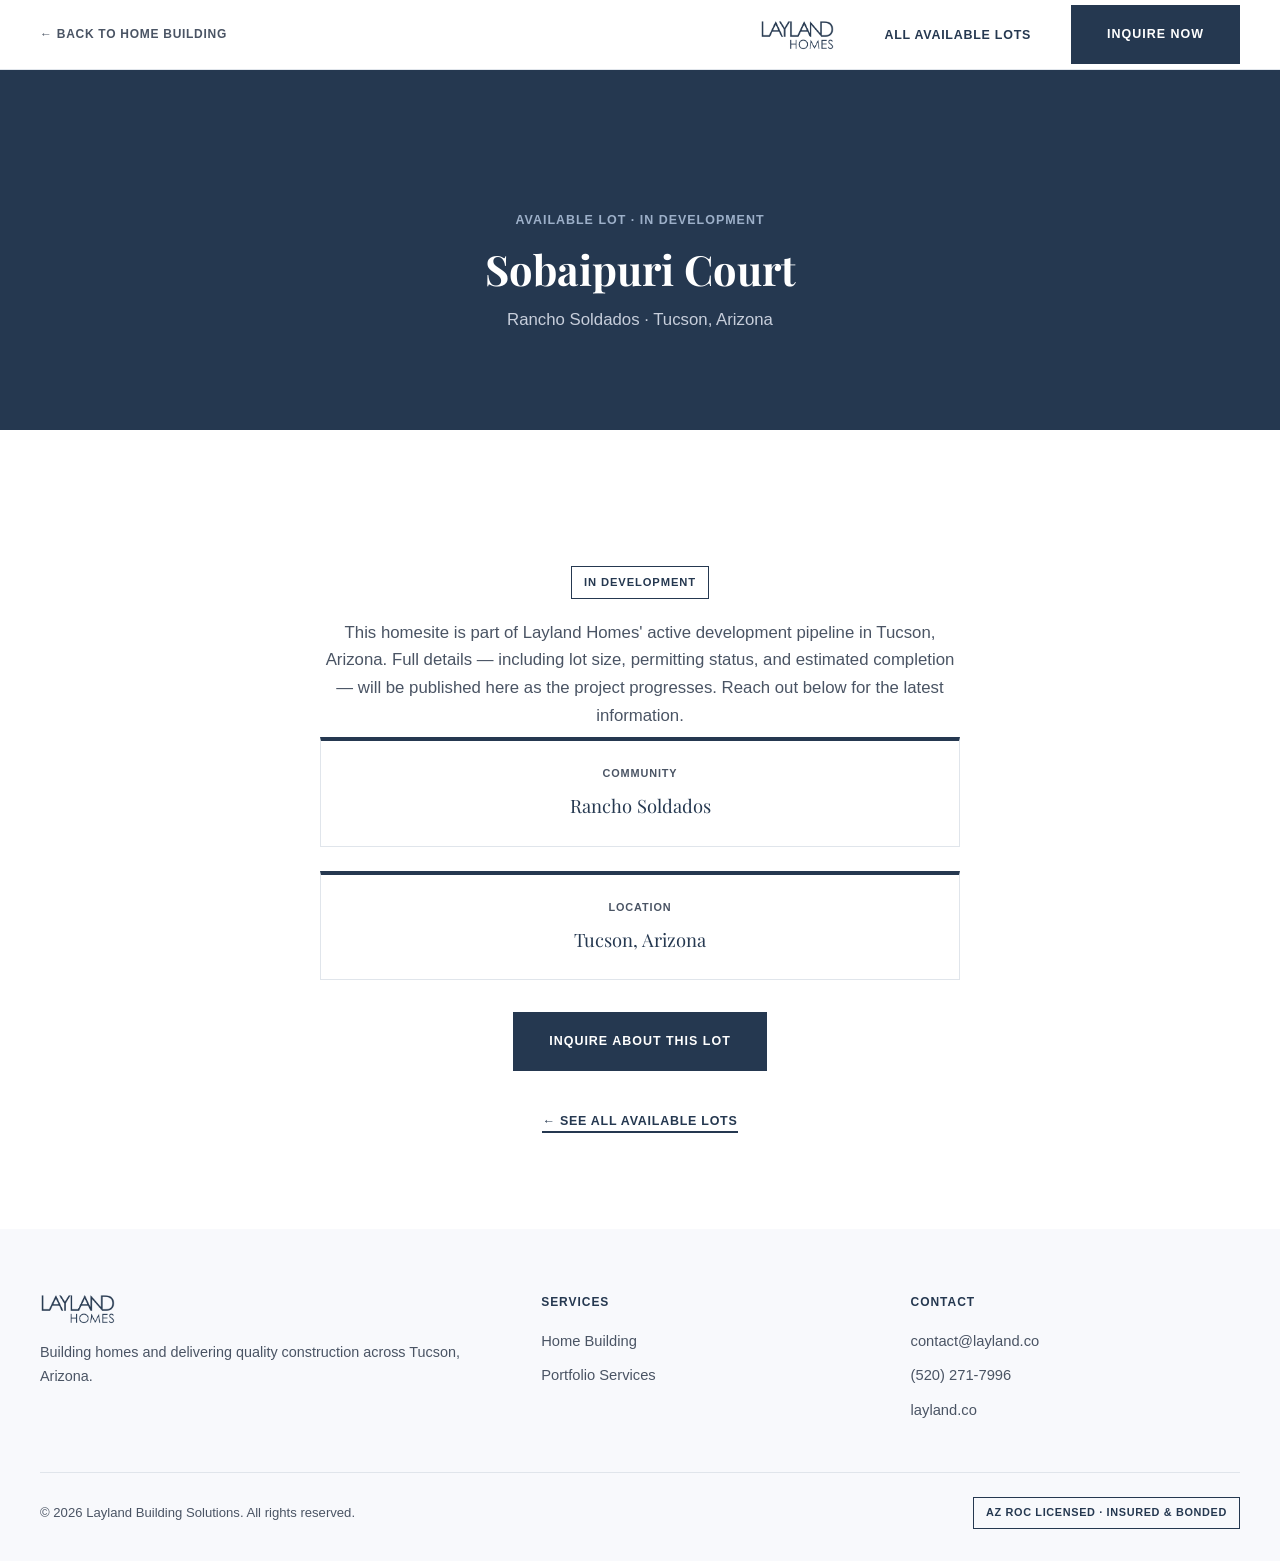
<file: lot-sobaipuri.html>
<!DOCTYPE html>
<html lang="en">
<head>
<meta charset="UTF-8">
<meta http-equiv="Cache-Control" content="no-cache, no-store, must-revalidate">
<meta http-equiv="Pragma" content="no-cache">
<meta http-equiv="Expires" content="0">
<meta name="viewport" content="width=device-width, initial-scale=1.0">
<title>Sobaipuri Court | Layland Homes</title>
<meta name="description" content="Sobaipuri Court — an available homesite in development by Layland Homes in Tucson, Arizona.">
<meta property="og:type" content="website">
<meta property="og:title" content="Sobaipuri Court | Layland Homes">
<meta property="og:description" content="An available homesite in Tucson, AZ — in active development by Layland Homes.">
<meta property="og:image" content="https://acortegam2026.github.io/laylandbuildingsolutions/assets/img/og/lot-available.jpg">
<meta property="og:url" content="https://acortegam2026.github.io/laylandbuildingsolutions/lot-sobaipuri.html">
<meta name="twitter:card" content="summary_large_image">
<meta name="twitter:title" content="Sobaipuri Court | Layland Homes">
<meta name="twitter:description" content="An available homesite in Tucson, AZ — in active development by Layland Homes.">
<meta name="twitter:image" content="https://acortegam2026.github.io/laylandbuildingsolutions/assets/img/og/lot-available.jpg">
<link rel="preconnect" href="https://fonts.googleapis.com">
<link rel="preconnect" href="https://fonts.gstatic.com" crossorigin>
<link href="https://fonts.googleapis.com/css2?family=Playfair+Display:wght@700&display=swap" rel="stylesheet">
<link rel="stylesheet" href="assets/css/styles.css">
<style>
  .lot-hero {
    background: var(--navy);
    padding: 140px 0 96px;
    text-align: center;
  }
  .lot-hero .eyebrow { color: #9db0c9; }
  .lot-hero h1 { color: #fff; font-size: 2.6rem; margin-top: 14px; }
  .lot-hero p { color: #c7cedb; margin-top: 14px; font-size: 1.05rem; }

  .lot-detail { max-width: 720px; margin: 0 auto; }
  .lot-detail .facts { display: grid; grid-template-columns: repeat(1,1fr); gap: 24px; margin-top: 8px; }
  .lot-detail .facts .card { border-top: 4px solid var(--navy); padding: 24px 20px; text-align: center; }
  .lot-detail .facts .label { text-transform: uppercase; letter-spacing: 0.08em; font-size: 0.68rem; font-weight: 700; color: var(--body-text); }
  .lot-detail .facts .value { font-family: 'Playfair Display', Georgia, serif; font-size: 1.15rem; color: var(--navy); margin-top: 8px; }
  .lot-detail .status-tag {
    display: inline-block;
    text-transform: uppercase;
    letter-spacing: 0.08em;
    font-size: 0.7rem;
    font-weight: 700;
    color: var(--navy);
    border: 1px solid var(--navy);
    padding: 6px 12px;
    margin-top: 40px;
  }
  .lot-detail .lead { margin-top: 20px; font-size: 1.05rem; }
  .lot-detail .cta-row { margin-top: 32px; justify-content: center; }
  .lot-detail .back-link {
    display: inline-block;
    margin-top: 40px;
    font-weight: 700;
    text-transform: uppercase;
    letter-spacing: 0.06em;
    font-size: 0.78rem;
    color: var(--navy);
    text-decoration: none;
    border-bottom: 2px solid var(--navy);
  }
  @media (max-width: 700px) { .lot-detail .facts { grid-template-columns: 1fr; } }
</style>
</head>
<body>

<nav class="nav">
  <a href="home-building.html" class="nav__back">← Back to Home Building</a>
  <button class="nav__toggle" aria-label="Toggle menu"><span></span><span></span><span></span></button>
  <div class="nav__center">
    <a href="index.html" class="nav__logo" style="margin-right:8px;">
      <img src="assets/img/brand/layland-homes-logo.png" alt="Layland Homes" style="height:32px;width:auto;">
    </a>
    <ul class="nav__links">
      <li><a href="home-building.html#lots">All Available Lots</a></li>
    </ul>
    <div class="nav__cta"><a href="mailto:contact@layland.co?subject=Inquiry%3A%20Sobaipuri%20Court" class="btn btn--navy">Inquire Now</a></div>
  </div>
</nav>

<header class="lot-hero">
  <div class="container">
    <div class="eyebrow">Available Lot &middot; In Development</div>
    <h1>Sobaipuri Court</h1>
    <p>Rancho Soldados &middot; Tucson, Arizona</p>
  </div>
</header>

<section class="section section--white">
  <div class="container lot-detail" style="text-align:center;">
    <span class="status-tag">In Development</span>
    <p class="lead">This homesite is part of Layland Homes' active development pipeline in Tucson, Arizona. Full details — including lot size, permitting status, and estimated completion — will be published here as the project progresses. Reach out below for the latest information.</p>

    <div class="facts">
      <div class="card"><div class="label">Community</div><div class="value">Rancho Soldados</div></div>
      <div class="card"><div class="label">Location</div><div class="value">Tucson, Arizona</div></div>
    </div>

    <div class="cta-row">
      <a href="mailto:contact@layland.co?subject=Inquiry%3A%20Sobaipuri%20Court" class="btn btn--navy">Inquire About This Lot</a>
    </div>

    <a href="home-building.html#lots" class="back-link">← See All Available Lots</a>
  </div>
</section>

<footer class="footer">
  <div class="footer__grid">
    <div>
      <div class="footer__logo">
        <img src="assets/img/brand/layland-homes-logo.png" alt="Layland Homes" style="height:32px;width:auto;">
      </div>
      <p style="font-size:0.9rem;">Building homes and delivering quality construction across Tucson, Arizona.</p>
    </div>
    <div>
      <h4>Services</h4>
      <ul>
        <li><a href="home-building.html">Home Building</a></li>
        <li><a href="construction.html">Portfolio Services</a></li>
      </ul>
    </div>
    <div>
      <h4>Contact</h4>
      <ul>
        <li><a href="mailto:contact@layland.co">contact@layland.co</a></li>
        <li><a href="tel:+15202717996">(520) 271-7996</a></li>
        <li><a href="https://layland.co">layland.co</a></li>
      </ul>
    </div>
  </div>
  <div class="footer__bottom">
    <span>&copy; <span id="year"></span> Layland Building Solutions. All rights reserved.</span>
    <span class="badge">AZ ROC Licensed &middot; Insured &amp; Bonded</span>
  </div>
</footer>

<script src="assets/js/main.js"></script>
<script>document.getElementById('year').textContent = new Date().getFullYear();</script>
</body>
</html>
</file>
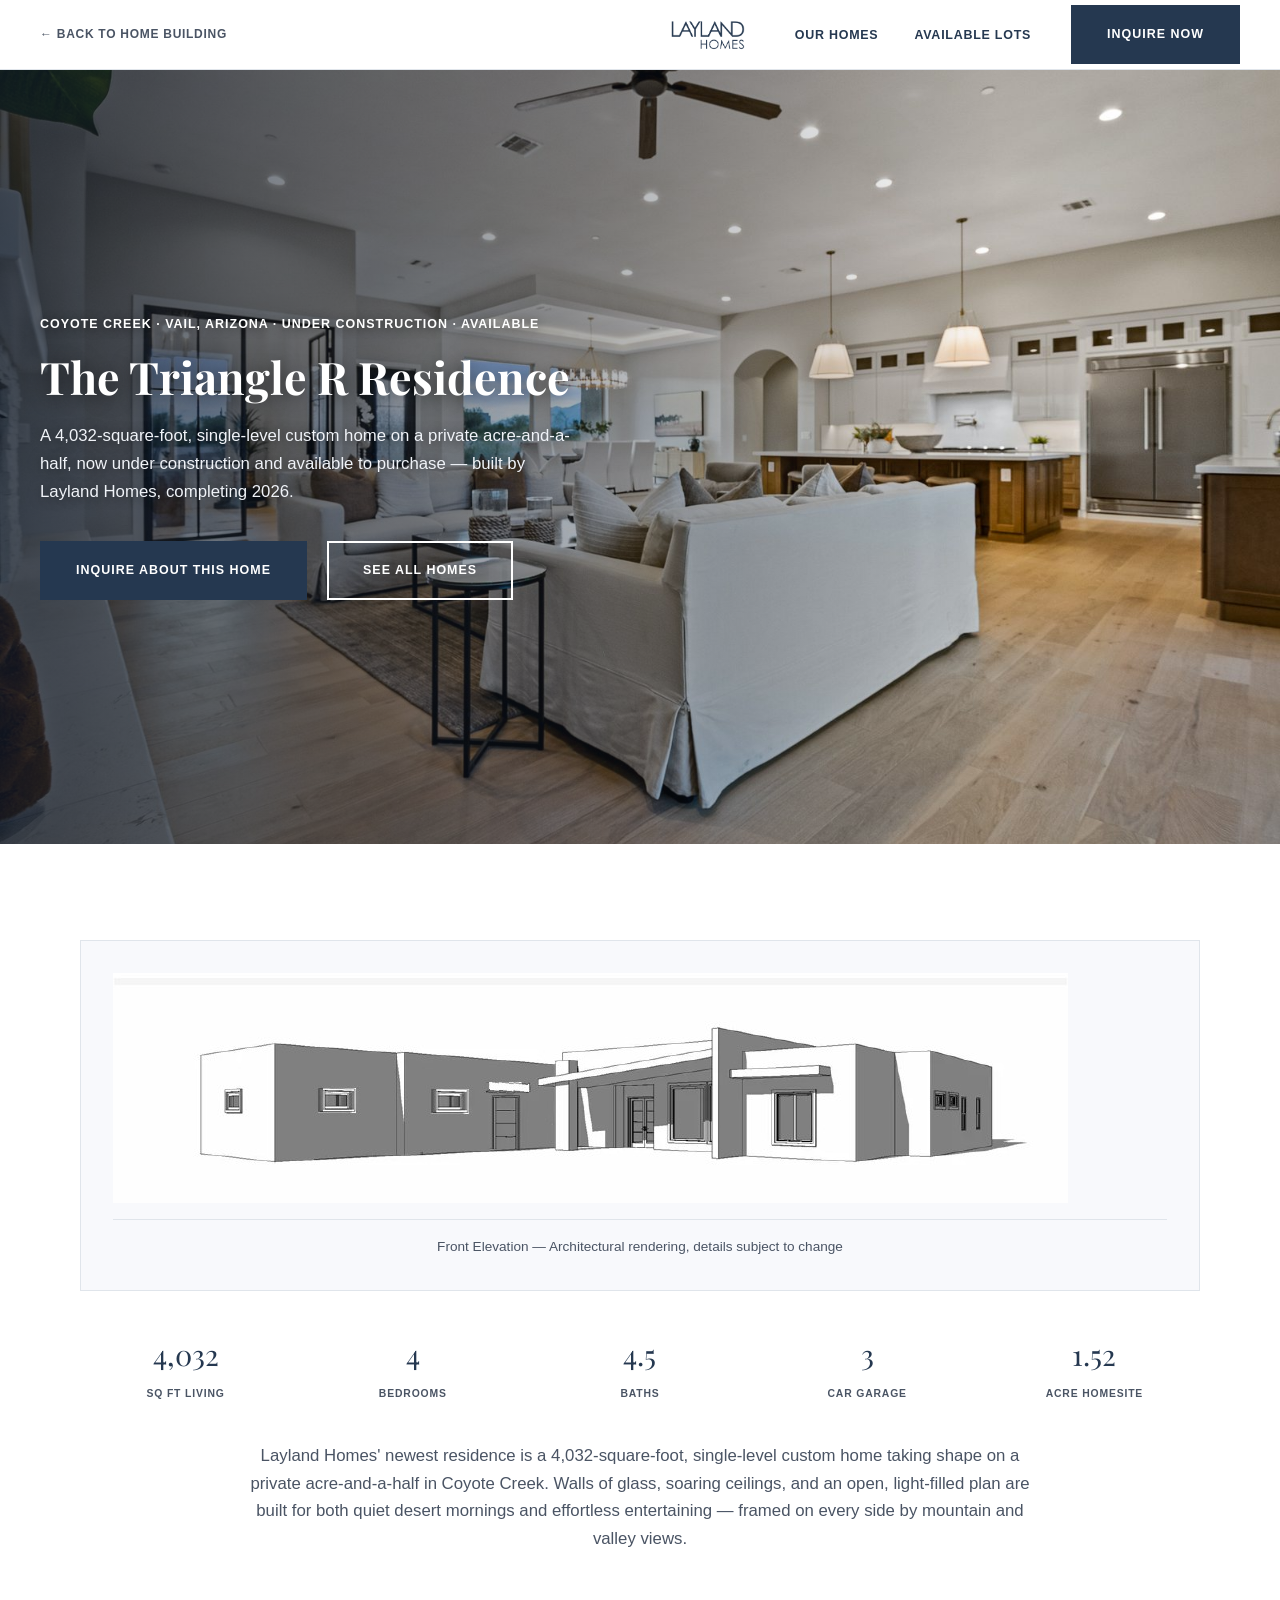
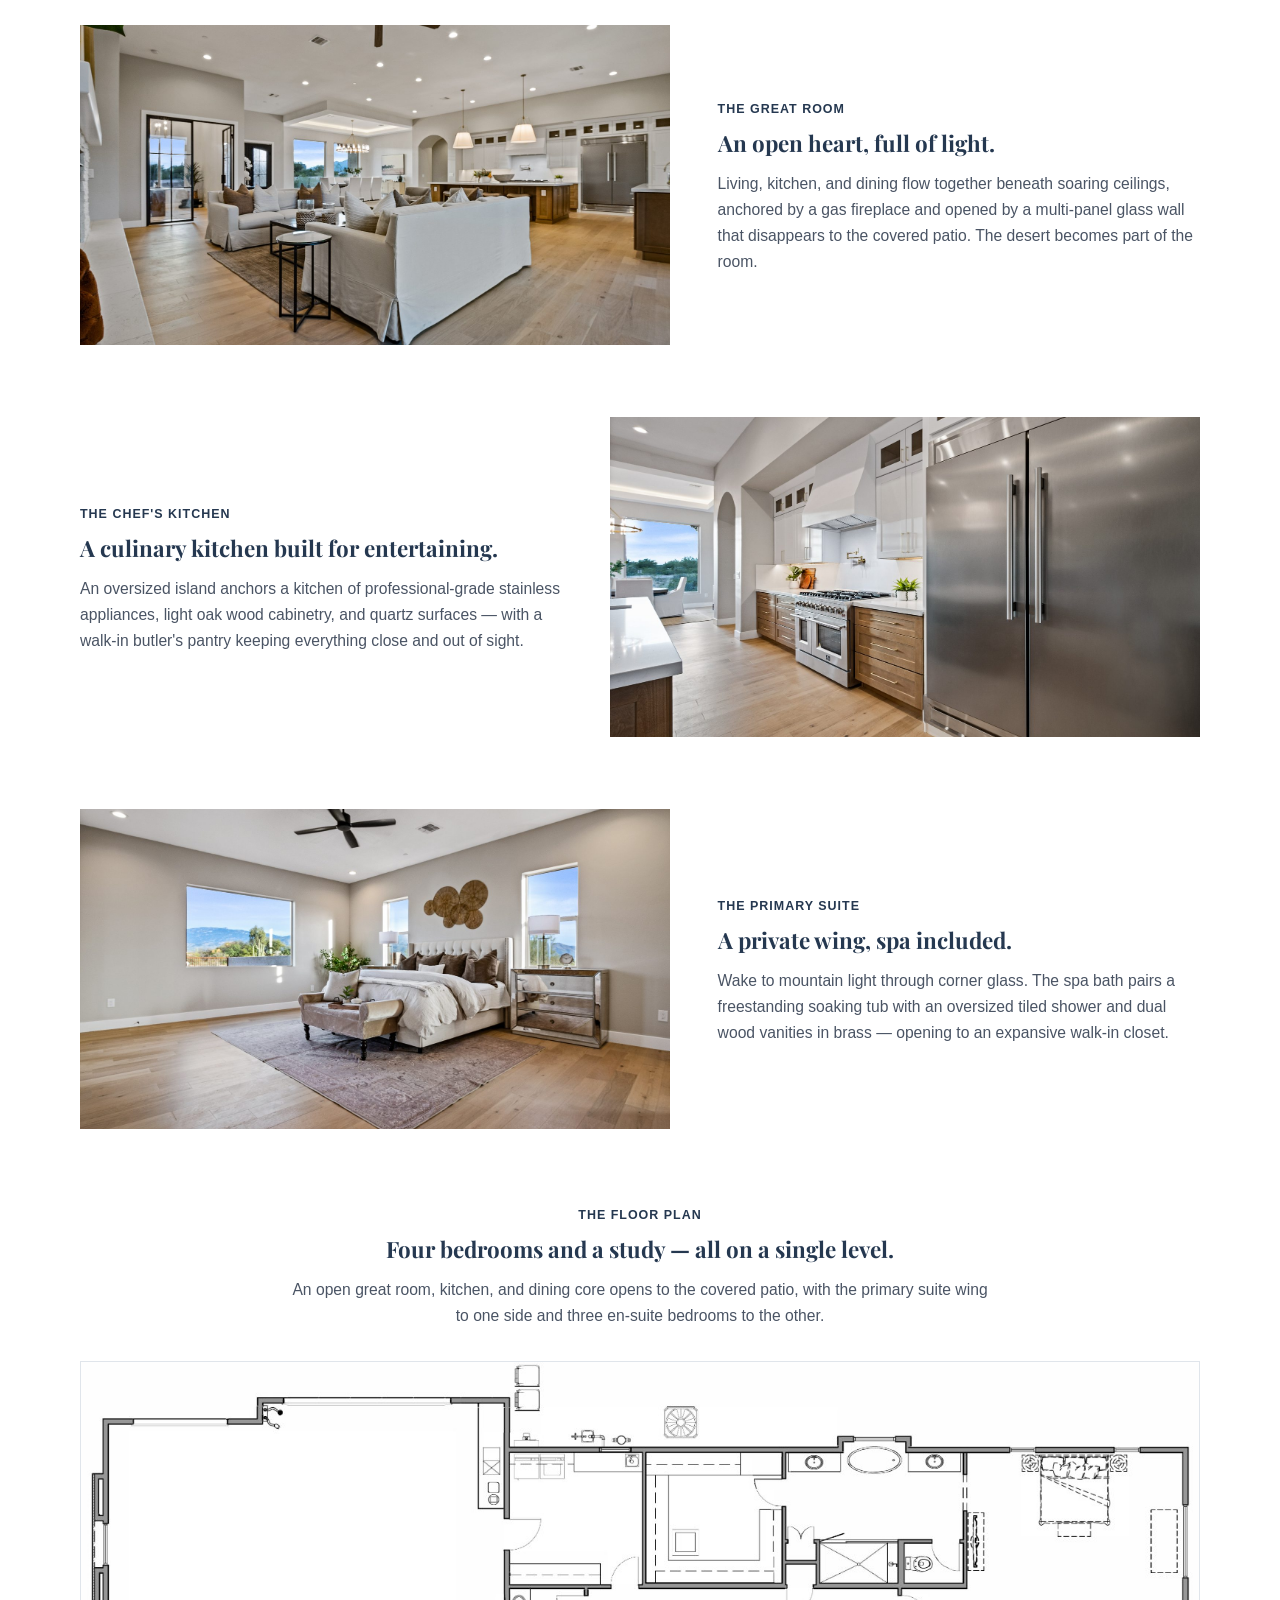
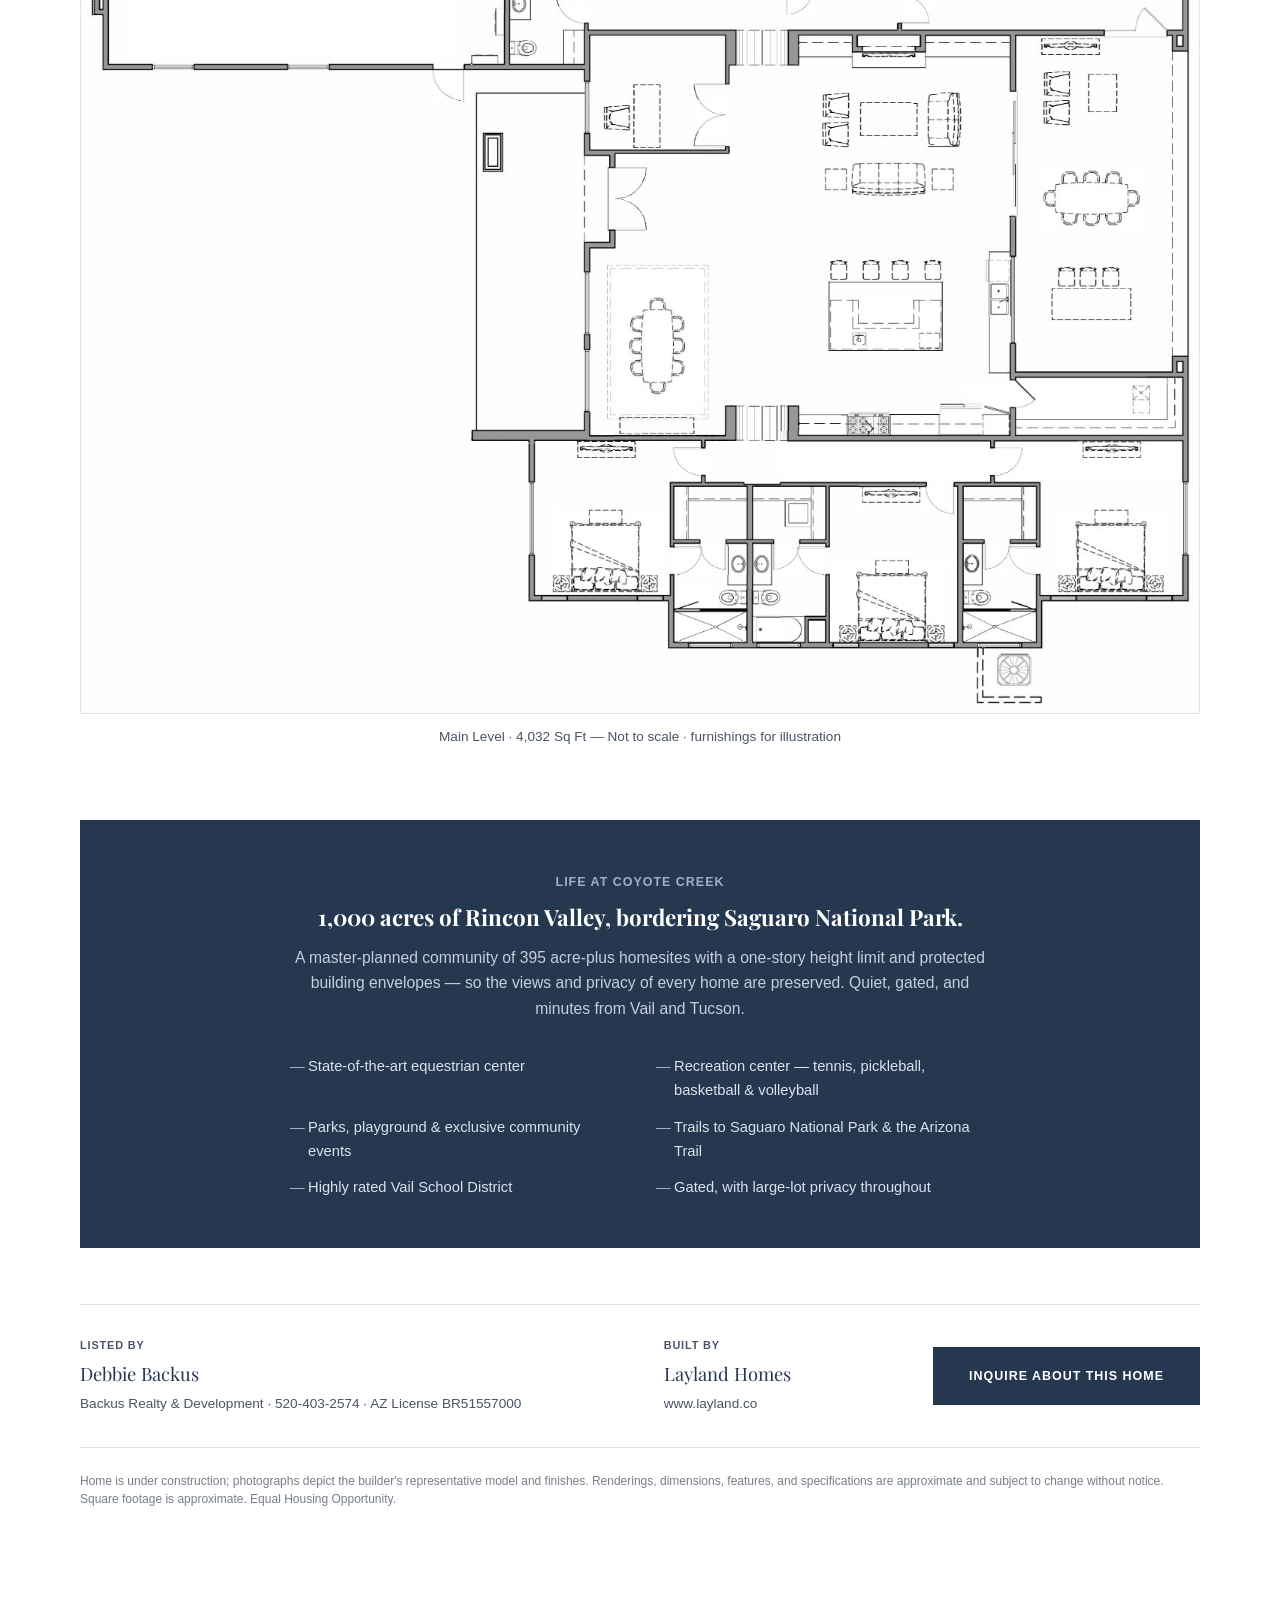
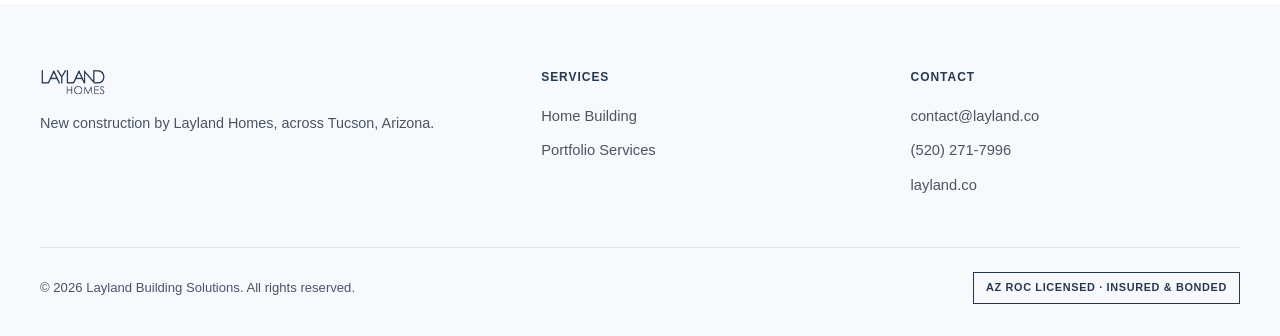
<file: triangle-r-residence.html>
<!DOCTYPE html>
<html lang="en">
<head>
<meta charset="UTF-8">
<meta http-equiv="Cache-Control" content="no-cache, no-store, must-revalidate">
<meta http-equiv="Pragma" content="no-cache">
<meta http-equiv="Expires" content="0">
<meta name="viewport" content="width=device-width, initial-scale=1.0">
<title>The Triangle R Residence | Layland Homes</title>
<meta name="description" content="The Triangle R Residence — a 4,032 sq ft custom home now available in Coyote Creek, Vail, Arizona. Built by Layland Homes.">
<meta property="og:type" content="website">
<meta property="og:title" content="The Triangle R Residence | Layland Homes">
<meta property="og:description" content="A 4,032 sq ft custom home now available in Coyote Creek, Vail, Arizona. Built by Layland Homes.">
<meta property="og:image" content="https://acortegam2026.github.io/laylandbuildingsolutions/assets/img/triangle-r/great-room.jpg">
<meta property="og:url" content="https://acortegam2026.github.io/laylandbuildingsolutions/triangle-r-residence.html">
<meta name="twitter:card" content="summary_large_image">
<meta name="twitter:title" content="The Triangle R Residence | Layland Homes">
<meta name="twitter:description" content="A 4,032 sq ft custom home now available in Coyote Creek, Vail, Arizona. Built by Layland Homes.">
<meta name="twitter:image" content="https://acortegam2026.github.io/laylandbuildingsolutions/assets/img/triangle-r/great-room.jpg">
<link rel="preconnect" href="https://fonts.googleapis.com">
<link rel="preconnect" href="https://fonts.gstatic.com" crossorigin>
<link href="https://fonts.googleapis.com/css2?family=Playfair+Display:wght@700&display=swap" rel="stylesheet">
<link rel="stylesheet" href="assets/css/styles.css">
<style>
  .hero {
    height: 86vh;
    min-height: 560px;
    position: relative;
    display: flex;
    align-items: center;
    background: url('assets/img/triangle-r/great-room.jpg') center/cover no-repeat;
  }
  .hero::before {
    content: "";
    position: absolute; inset: 0;
    background: linear-gradient(90deg, rgba(18,28,42,.72) 0%, rgba(18,28,42,.34) 46%, rgba(18,28,42,0) 78%);
  }
  .hero__inner { position: relative; z-index: 2; max-width: 620px; padding: 0 40px; }
  .hero .eyebrow { color: #fff; text-shadow: 0 1px 10px rgba(0,0,0,.5); }
  .hero h1 { color: #fff; font-size: 2.8rem; margin-top: 16px; text-shadow: 0 2px 18px rgba(0,0,0,.5); }
  .hero p.lead { color: #f0f3f8; font-size: 1.05rem; margin-top: 20px; text-shadow: 0 1px 12px rgba(0,0,0,.5); }
  .hero .cta-row { margin-top: 36px; }

  /* Featured listing content (shared pattern with home-building.html) */
  .tr-elevation { background: var(--light-gray); border: 1px solid var(--border); padding: 32px; text-align: center; }
  .tr-elevation img { max-width: 100%; }
  .tr-elevation__caption { margin-top: 16px; padding-top: 16px; border-top: 1px solid var(--border); font-size: 0.85rem; color: var(--body-text); }
  .tr-stats { display: grid; grid-template-columns: repeat(5,1fr); gap: 16px; margin-top: 40px; text-align: center; }
  .tr-stats .num { font-family: 'Playfair Display', Georgia, serif; font-size: 1.8rem; color: var(--navy); }
  .tr-stats .label { text-transform: uppercase; letter-spacing: 0.08em; font-size: 0.65rem; font-weight: 700; color: var(--body-text); margin-top: 6px; }
  .tr-lead { max-width: 800px; margin: 40px auto 0; font-size: 1.05rem; text-align: center; }

  .tr-feature { display: flex; align-items: center; gap: 48px; margin-top: 72px; }
  .tr-feature.reverse { flex-direction: row-reverse; }
  .tr-feature img { flex: 1 1 55%; height: 320px; object-fit: cover; }
  .tr-feature__text { flex: 1 1 45%; }
  .tr-feature__text h3 { font-size: 1.4rem; margin-top: 10px; }
  .tr-feature__text p { margin-top: 14px; font-size: 0.98rem; }
  @media (max-width: 900px) {
    .tr-feature, .tr-feature.reverse { flex-direction: column; gap: 24px; }
    .tr-feature img { width: 100%; }
    .tr-stats { grid-template-columns: repeat(2,1fr); row-gap: 24px; }
  }

  .tr-floorplan { margin-top: 72px; text-align: center; }
  .tr-floorplan h3 { font-size: 1.4rem; margin-top: 10px; }
  .tr-floorplan p { max-width: 700px; margin: 14px auto 0; font-size: 0.98rem; }
  .tr-floorplan img { max-width: 100%; margin-top: 32px; border: 1px solid var(--border); }
  .tr-floorplan__caption { margin-top: 12px; font-size: 0.85rem; color: var(--body-text); }

  .tr-community { margin-top: 72px; background: var(--navy); padding: 48px; text-align: center; }
  .tr-community .eyebrow { color: #9db0c9; }
  .tr-community h3 { color: #fff; font-size: 1.4rem; margin-top: 10px; }
  .tr-community p { color: #c7cedb; max-width: 700px; margin: 14px auto 0; font-size: 0.98rem; }
  .tr-amenities { list-style: none; margin: 32px auto 0; padding: 0; max-width: 700px; display: grid; grid-template-columns: 1fr 1fr; gap: 12px 32px; text-align: left; }
  .tr-amenities li { color: #dbe2ec; font-size: 0.92rem; padding-left: 18px; position: relative; }
  .tr-amenities li::before { content: "—"; position: absolute; left: 0; color: #9db0c9; }
  @media (max-width: 700px) { .tr-amenities { grid-template-columns: 1fr; } }

  .tr-listing { margin-top: 56px; display: flex; align-items: center; justify-content: space-between; flex-wrap: wrap; gap: 24px; border-top: 1px solid var(--border); border-bottom: 1px solid var(--border); padding: 32px 0; }
  .tr-listing__label { text-transform: uppercase; letter-spacing: 0.08em; font-size: 0.68rem; font-weight: 700; color: var(--body-text); }
  .tr-listing__name { font-family: 'Playfair Display', Georgia, serif; color: var(--navy); font-size: 1.15rem; margin-top: 4px; }
  .tr-listing__sub { font-size: 0.85rem; color: var(--body-text); margin-top: 4px; }
  .tr-disclaimer { margin-top: 24px; font-size: 0.75rem; color: var(--body-text); opacity: 0.75; line-height: 1.5; }
</style>
</head>
<body>

<nav class="nav">
  <a href="home-building.html" class="nav__back">← Back to Home Building</a>
  <button class="nav__toggle" aria-label="Toggle menu"><span></span><span></span><span></span></button>
  <div class="nav__center">
    <a href="index.html" class="nav__logo" style="margin-right:8px;">
      <img src="assets/img/brand/layland-homes-logo.png" alt="Layland Homes" style="height:32px;width:auto;">
    </a>
    <ul class="nav__links">
      <li><a href="home-building.html#homes">Our Homes</a></li>
      <li><a href="home-building.html#lots">Available Lots</a></li>
    </ul>
    <div class="nav__cta"><a href="mailto:contact@layland.co?subject=Inquiry%3A%20The%20Triangle%20R%20Residence" class="btn btn--navy">Inquire Now</a></div>
  </div>
</nav>

<header class="hero">
  <div class="hero__inner">
    <div class="eyebrow">Coyote Creek &middot; Vail, Arizona &middot; Under Construction &middot; Available</div>
    <h1>The Triangle R Residence</h1>
    <p class="lead">A 4,032-square-foot, single-level custom home on a private acre-and-a-half, now under construction and available to purchase — built by Layland Homes, completing 2026.</p>
    <div class="cta-row">
      <a href="mailto:contact@layland.co?subject=Inquiry%3A%20The%20Triangle%20R%20Residence" class="btn btn--navy">Inquire About This Home</a>
      <a href="home-building.html" class="btn btn--outline-white">See All Homes</a>
    </div>
  </div>
</header>

<section class="section section--white">
  <div class="container">
    <div class="tr-elevation">
      <img src="assets/img/triangle-r/front-elevation.jpg" alt="Front elevation architectural rendering of The Triangle R Residence">
      <div class="tr-elevation__caption">Front Elevation — Architectural rendering, details subject to change</div>
    </div>

    <div class="tr-stats">
      <div><div class="num">4,032</div><div class="label">Sq Ft Living</div></div>
      <div><div class="num">4</div><div class="label">Bedrooms</div></div>
      <div><div class="num">4.5</div><div class="label">Baths</div></div>
      <div><div class="num">3</div><div class="label">Car Garage</div></div>
      <div><div class="num">1.52</div><div class="label">Acre Homesite</div></div>
    </div>

    <p class="tr-lead">Layland Homes' newest residence is a 4,032-square-foot, single-level custom home taking shape on a private acre-and-a-half in Coyote Creek. Walls of glass, soaring ceilings, and an open, light-filled plan are built for both quiet desert mornings and effortless entertaining — framed on every side by mountain and valley views.</p>

    <div class="tr-feature">
      <img src="assets/img/triangle-r/great-room.jpg" alt="Great room with soaring ceilings and a glass wall opening to the covered patio">
      <div class="tr-feature__text">
        <span class="eyebrow">The Great Room</span>
        <h3>An open heart, full of light.</h3>
        <p>Living, kitchen, and dining flow together beneath soaring ceilings, anchored by a gas fireplace and opened by a multi-panel glass wall that disappears to the covered patio. The desert becomes part of the room.</p>
      </div>
    </div>

    <div class="tr-feature reverse">
      <img src="assets/img/triangle-r/chefs-kitchen.jpg" alt="Chef's kitchen with professional-grade stainless appliances and quartz surfaces">
      <div class="tr-feature__text">
        <span class="eyebrow">The Chef's Kitchen</span>
        <h3>A culinary kitchen built for entertaining.</h3>
        <p>An oversized island anchors a kitchen of professional-grade stainless appliances, light oak wood cabinetry, and quartz surfaces — with a walk-in butler's pantry keeping everything close and out of sight.</p>
      </div>
    </div>

    <div class="tr-feature">
      <img src="assets/img/triangle-r/primary-suite.jpg" alt="Primary suite bedroom with corner glass and mountain views">
      <div class="tr-feature__text">
        <span class="eyebrow">The Primary Suite</span>
        <h3>A private wing, spa included.</h3>
        <p>Wake to mountain light through corner glass. The spa bath pairs a freestanding soaking tub with an oversized tiled shower and dual wood vanities in brass — opening to an expansive walk-in closet.</p>
      </div>
    </div>

    <div class="tr-floorplan">
      <span class="eyebrow">The Floor Plan</span>
      <h3>Four bedrooms and a study — all on a single level.</h3>
      <p>An open great room, kitchen, and dining core opens to the covered patio, with the primary suite wing to one side and three en-suite bedrooms to the other.</p>
      <img src="assets/img/triangle-r/floor-plan.jpg" alt="Floor plan of The Triangle R Residence, main level, 4,032 square feet">
      <div class="tr-floorplan__caption">Main Level &middot; 4,032 Sq Ft — Not to scale &middot; furnishings for illustration</div>
    </div>

    <div class="tr-community">
      <span class="eyebrow">Life at Coyote Creek</span>
      <h3>1,000 acres of Rincon Valley, bordering Saguaro National Park.</h3>
      <p>A master-planned community of 395 acre-plus homesites with a one-story height limit and protected building envelopes — so the views and privacy of every home are preserved. Quiet, gated, and minutes from Vail and Tucson.</p>
      <ul class="tr-amenities">
        <li>State-of-the-art equestrian center</li>
        <li>Recreation center — tennis, pickleball, basketball &amp; volleyball</li>
        <li>Parks, playground &amp; exclusive community events</li>
        <li>Trails to Saguaro National Park &amp; the Arizona Trail</li>
        <li>Highly rated Vail School District</li>
        <li>Gated, with large-lot privacy throughout</li>
      </ul>
    </div>

    <div class="tr-listing">
      <div>
        <div class="tr-listing__label">Listed By</div>
        <div class="tr-listing__name">Debbie Backus</div>
        <div class="tr-listing__sub">Backus Realty &amp; Development &middot; 520-403-2574 &middot; AZ License BR51557000</div>
      </div>
      <div>
        <div class="tr-listing__label">Built By</div>
        <div class="tr-listing__name">Layland Homes</div>
        <div class="tr-listing__sub">www.layland.co</div>
      </div>
      <a href="mailto:contact@layland.co?subject=Inquiry%3A%20The%20Triangle%20R%20Residence" class="btn btn--navy">Inquire About This Home</a>
    </div>

    <p class="tr-disclaimer">Home is under construction; photographs depict the builder's representative model and finishes. Renderings, dimensions, features, and specifications are approximate and subject to change without notice. Square footage is approximate. Equal Housing Opportunity.</p>
  </div>
</section>

<footer class="footer">
  <div class="footer__grid">
    <div>
      <div class="footer__logo">
        <img src="assets/img/brand/layland-homes-logo.png" alt="Layland Homes" style="height:28px;width:auto;">
      </div>
      <p style="font-size:0.9rem;">New construction by Layland Homes, across Tucson, Arizona.</p>
    </div>
    <div>
      <h4>Services</h4>
      <ul>
        <li><a href="home-building.html">Home Building</a></li>
        <li><a href="construction.html">Portfolio Services</a></li>
      </ul>
    </div>
    <div>
      <h4>Contact</h4>
      <ul>
        <li><a href="mailto:contact@layland.co">contact@layland.co</a></li>
        <li><a href="tel:+15202717996">(520) 271-7996</a></li>
        <li><a href="https://layland.co">layland.co</a></li>
      </ul>
    </div>
  </div>
  <div class="footer__bottom">
    <span>&copy; <span id="year"></span> Layland Building Solutions. All rights reserved.</span>
    <span class="badge">AZ ROC Licensed &middot; Insured &amp; Bonded</span>
  </div>
</footer>

<script src="assets/js/main.js"></script>
<script>document.getElementById('year').textContent = new Date().getFullYear();</script>
</body>
</html>
</file>
<file: assets/css/styles.css>
/* =========================================================
   Layland Building Solutions — Shared Styles
   Brand: navy #253850 / white / light-gray #F8F9FC / body #4A5464
   ========================================================= */

:root {
  --navy: #253850;
  --navy-dark: #1a2940;
  --white: #FFFFFF;
  --light-gray: #F8F9FC;
  --body-text: #4A5464;
  --border: #e0e5eb;
}

* { box-sizing: border-box; }

html { scroll-behavior: smooth; }

body {
  margin: 0;
  font-family: 'Helvetica Neue', Arial, sans-serif;
  color: var(--body-text);
  line-height: 1.65;
  background: var(--white);
  -webkit-font-smoothing: antialiased;
}

img { max-width: 100%; display: block; }

h1, h2, h3 {
  font-family: 'Playfair Display', Georgia, serif;
  font-weight: 700;
  color: var(--navy);
  line-height: 1.15;
  margin: 0;
}

p { margin: 0; }

a { color: inherit; }

.container {
  max-width: 1200px;
  margin: 0 auto;
  padding: 0 40px;
}

.eyebrow {
  font-weight: 700;
  text-transform: uppercase;
  letter-spacing: 0.08em;
  font-size: 0.78rem;
  color: var(--navy);
}

.section--navy .eyebrow,
.section--navy .eyebrow-light { color: #9db0c9; }

.section { padding: 96px 0; }
.section--navy { background: var(--navy); }
.section--light { background: var(--light-gray); }
.section--white { background: var(--white); }

.section-head { max-width: 640px; margin: 0 0 56px; }
.section-head.center { margin-left: auto; margin-right: auto; text-align: center; }
.section-head h2 { font-size: 2.4rem; margin-top: 12px; }
.section-head p { margin-top: 16px; font-size: 1.05rem; }
.section--navy .section-head h2 { color: #fff; }
.section--navy .section-head p { color: #c7cedb; }

/* Buttons */
.btn {
  display: inline-block;
  font-weight: 700;
  text-transform: uppercase;
  letter-spacing: 0.08em;
  font-size: 0.78rem;
  padding: 17px 34px;
  border-radius: 0;
  text-decoration: none;
  border: 2px solid transparent;
  cursor: pointer;
  transition: background-color .2s ease, color .2s ease, border-color .2s ease;
}
.btn--navy { background: var(--navy); color: #fff; border-color: var(--navy); }
.btn--navy:hover { background: var(--navy-dark); border-color: var(--navy-dark); }
.btn--white { background: #fff; color: var(--navy); border-color: #fff; }
.btn--white:hover { background: var(--light-gray); }
.btn--outline-white { background: transparent; color: #fff; border-color: #fff; }
.btn--outline-white:hover { background: #fff; color: var(--navy); }
.btn--outline-navy { background: transparent; color: var(--navy); border-color: var(--navy); }
.btn--outline-navy:hover { background: var(--navy); color: #fff; }

/* =========== Nav =========== */
.nav {
  position: sticky;
  top: 0;
  z-index: 200;
  height: 70px;
  background: #fff;
  border-bottom: 1px solid var(--border);
  display: flex;
  align-items: center;
  justify-content: space-between;
  padding: 0 40px;
}
.nav__logo img { height: 30px; }
.nav__back {
  display: flex;
  align-items: center;
  gap: 8px;
  font-weight: 700;
  text-transform: uppercase;
  letter-spacing: 0.06em;
  font-size: 0.75rem;
  color: var(--body-text);
  text-decoration: none;
}
.nav__center { display: flex; align-items: center; gap: 40px; }
.nav__links {
  display: flex;
  align-items: center;
  gap: 36px;
  list-style: none;
  margin: 0;
  padding: 0;
}
.nav__links a {
  color: var(--navy);
  text-decoration: none;
  font-weight: 700;
  text-transform: uppercase;
  letter-spacing: 0.06em;
  font-size: 0.78rem;
}
.nav__links a:hover { color: var(--navy-dark); }
.nav__cta { flex-shrink: 0; }
.nav__toggle {
  display: none;
  flex-direction: column;
  gap: 5px;
  background: none;
  border: none;
  cursor: pointer;
  padding: 8px;
}
.nav__toggle span { width: 24px; height: 2px; background: var(--navy); }

@media (max-width: 900px) {
  .nav { padding: 0 20px; }
  .nav__toggle { display: flex; }
  .nav__center {
    position: fixed;
    top: 70px; left: 0; right: 0;
    background: #fff;
    flex-direction: column;
    align-items: flex-start;
    gap: 0;
    border-bottom: 1px solid var(--border);
    max-height: 0;
    overflow: hidden;
    transition: max-height .25s ease;
  }
  .nav__center.open { max-height: 400px; }
  .nav__links {
    flex-direction: column;
    align-items: flex-start;
    width: 100%;
    gap: 0;
  }
  .nav__links a {
    width: 100%;
    padding: 16px 20px;
    border-bottom: 1px solid var(--border);
  }
  .nav__cta { padding: 20px; width: 100%; }
  .nav__cta .btn { display: block; text-align: center; width: 100%; }
}

/* =========== Stats bar =========== */
.stats {
  background: var(--navy);
  display: grid;
  grid-template-columns: repeat(4, 1fr);
  text-align: center;
  padding: 56px 20px;
}
.stats__num {
  font-family: 'Playfair Display', Georgia, serif;
  font-size: 2.4rem;
  font-weight: 700;
  color: #fff;
}
.stats__label {
  color: #c7cedb;
  text-transform: uppercase;
  letter-spacing: 0.08em;
  font-size: 0.72rem;
  font-weight: 700;
  margin-top: 8px;
}
@media (max-width: 700px) {
  .stats { grid-template-columns: repeat(2, 1fr); row-gap: 32px; }
}

/* =========== Cards =========== */
.card-grid {
  display: grid;
  grid-template-columns: repeat(3, 1fr);
  gap: 32px;
}
.card {
  background: #fff;
  border: 1px solid var(--border);
  border-top: 4px solid var(--navy);
  padding: 36px 28px;
}
.card h3 { font-size: 1.25rem; margin-bottom: 14px; }
.card p { font-size: 0.95rem; }

@media (max-width: 900px) {
  .card-grid { grid-template-columns: 1fr; }
}

/* =========== Footer =========== */
.footer { background: var(--light-gray); padding: 64px 40px 32px; }
.footer__grid {
  display: grid;
  grid-template-columns: 1.4fr 1fr 1fr;
  gap: 40px;
  max-width: 1200px;
  margin: 0 auto;
}
.footer__logo img { height: 28px; margin-bottom: 16px; }
.footer h4 {
  text-transform: uppercase;
  letter-spacing: 0.08em;
  font-size: 0.75rem;
  color: var(--navy);
  font-weight: 700;
  margin: 0 0 16px;
}
.footer ul { list-style: none; margin: 0; padding: 0; }
.footer li { margin-bottom: 10px; font-size: 0.92rem; }
.footer a { text-decoration: none; color: var(--body-text); }
.footer a:hover { color: var(--navy); }
.footer__bottom {
  max-width: 1200px;
  margin: 40px auto 0;
  padding-top: 24px;
  border-top: 1px solid var(--border);
  display: flex;
  align-items: center;
  justify-content: space-between;
  flex-wrap: wrap;
  gap: 12px;
  font-size: 0.82rem;
}
.badge {
  border: 1px solid var(--navy);
  color: var(--navy);
  font-weight: 700;
  text-transform: uppercase;
  letter-spacing: 0.06em;
  font-size: 0.68rem;
  padding: 6px 12px;
}
@media (max-width: 900px) {
  .footer__grid { grid-template-columns: 1fr; gap: 32px; }
}

/* =========== Testimonials =========== */
.testi-grid {
  display: grid;
  grid-template-columns: repeat(3, 1fr);
  gap: 28px;
}
.testi-card {
  padding: 32px 28px;
  background: rgba(255,255,255,0.06);
  border: 1px solid rgba(255,255,255,0.15);
}
.testi-card p.quote { color: #dbe2ec; font-size: 1rem; font-style: italic; }
.testi-card .who { margin-top: 20px; color: #fff; font-weight: 700; font-size: 0.9rem; }
.testi-card .who span { display: block; color: #9db0c9; font-weight: 400; font-size: 0.82rem; margin-top: 2px; }

.testi-card--light {
  background: #fff;
  border: 1px solid var(--border);
  border-top: 4px solid var(--navy);
}
.testi-card--light p.quote { color: var(--body-text); }
.testi-card--light .who { color: var(--navy); }
.testi-card--light .who span { color: var(--body-text); }

@media (max-width: 900px) {
  .testi-grid { grid-template-columns: 1fr; }
}

/* Two-column variants (used for lot cards / paired testimonials) */
.card-grid--2col, .testi-grid--2col { grid-template-columns: repeat(2, 1fr); }
@media (max-width: 900px) {
  .card-grid--2col, .testi-grid--2col { grid-template-columns: 1fr; }
}

/* =========== Utility =========== */
.grid-2 { display: grid; grid-template-columns: 1fr 1fr; gap: 56px; align-items: center; }
@media (max-width: 900px) {
  .grid-2 { grid-template-columns: 1fr; gap: 32px; }
}
.cta-row { display: flex; gap: 20px; flex-wrap: wrap; }

@media (max-width: 600px) {
  .container { padding: 0 20px; }
  .section { padding: 64px 0; }
  .section-head h2 { font-size: 1.8rem; }
}
</file>
